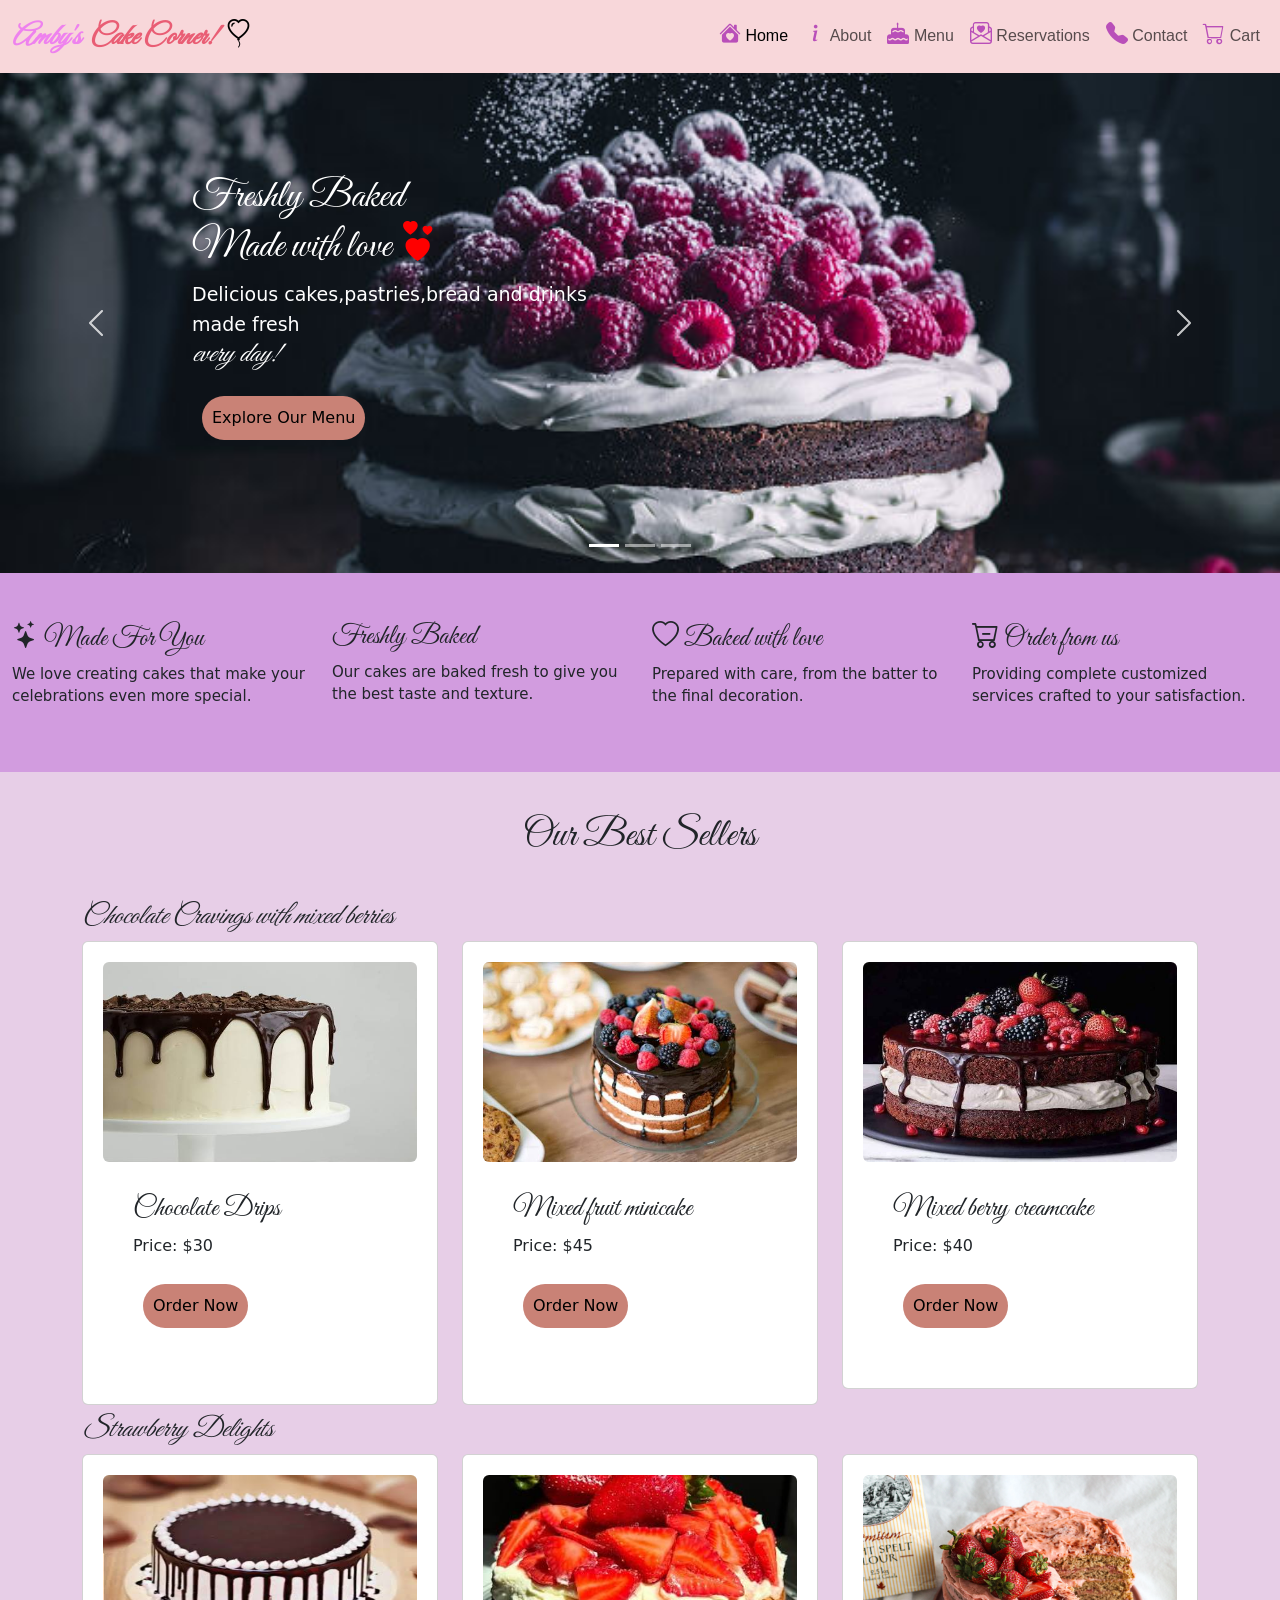
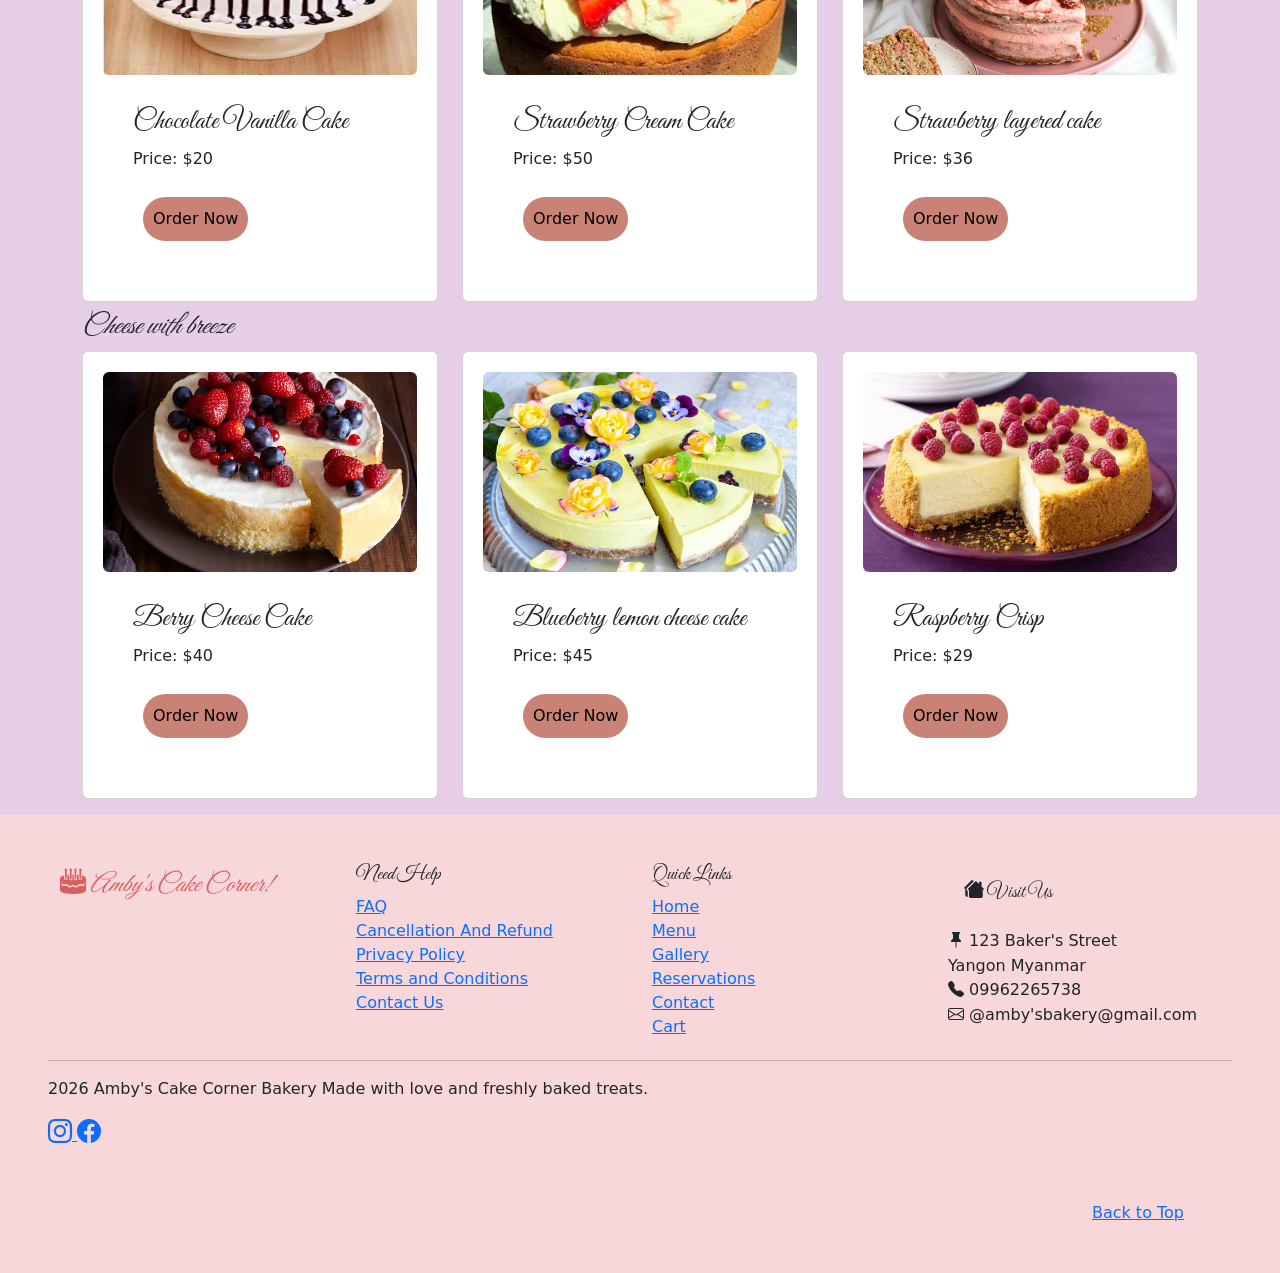
<file: index.html>
<!DOCTYPE html>
<html lang="en">

<head>
    <meta charset="UTF-8">
    <meta name="viewport" content="width=device-width, initial-scale=1.0">
    <title>RI project</title>
    <link rel="stylesheet" href="https://cdn.jsdelivr.net/npm/bootstrap@5.3.8/dist/css/bootstrap.min.css">
    <link rel="stylesheet" href="https://cdn.jsdelivr.net/npm/bootstrap-icons@1.13.1/font/bootstrap-icons.min.css">
    <link rel="stylesheet" href="style.css">
    <link href="https://fonts.googleapis.com/css2?family=Great+Vibes&display=swap" rel="stylesheet">

</head>


<body>
    <!-- navbar -->

    <nav class="navbar navbar-expand-lg bg-danger-subtle ">
        <div class="container-fluid ">
            <a class="navbar-brand" href="#"> <span class="amby"><i>Amby's</i></span> <span class="cake"><i>Cake
                        Corner!</i></span> <i class="bi bi-balloon-heart"></i> </a>
            <button class="navbar-toggler" type="button" data-bs-toggle="collapse"
                data-bs-target="#navbarSupportedContent" aria-controls="navbarSupportedContent" aria-expanded="false"
                aria-label="Toggle navigation">
                <span class="navbar-toggler-icon"></span>
            </button>
            <div class="collapse navbar-collapse" id="navbarSupportedContent">
                <ul class="navbar-nav ms-auto mb-2 mb-lg-0">
                    <li class="nav-item">
                        <a class="nav-link active" aria-current="page" href="index.html"><i
                                class="bi bi-house-heart-fill icons"></i></i> Home</a>
                    </li>

                    <li class="nav-item">
                        <a class="nav-link" href="riabout us.html"><i class="bi bi-info-lg icons"></i></i> About</a>
                    </li>

                    <li class="nav-item">
                        <a class="nav-link" href="rimenu.html"><i class="bi bi-cake-fill icons"></i> Menu</a>
                    </li>

                    <li class="nav-item">
                        <a class="nav-link" href="rireserve.html" data-bs-toggle="modal"
                            data-bs-target="#reservationModal"><i class="bi bi-envelope-paper-heart icons"></i>
                            Reservations</a>
                    </li>

                    <li class="nav-item">
                        <a class="nav-link " href="ricontact.html"><i class="bi bi-telephone-fill icons"></i>
                            Contact</a>
                    </li>
                    <li class="nav-item">
                        <a class="nav-link" href="ricart.html"><i class="bi bi-cart icons"></i> Cart</a>
                    </li>





                </ul>

            </div>
        </div>
    </nav>

    <!-- navbar -->

    <!-- slide -->


    <div id="carouselExampleCaptions" class="carousel slide">

        <div id="carouselExampleAutoplaying" class="carousel slide" data-bs-ride="carousel">


            <div class="carousel-indicators">
                <button type="button" data-bs-target="#carouselExampleCaptions" data-bs-slide-to="0" class="active"
                    aria-current="true" aria-label="Slide 1"></button>
                <button type="button" data-bs-target="#carouselExampleCaptions" data-bs-slide-to="1"
                    aria-label="Slide 2"></button>
                <button type="button" data-bs-target="#carouselExampleCaptions" data-bs-slide-to="2"
                    aria-label="Slide 3"></button>
            </div>
            <div class="carousel-inner">
                <div class="carousel-item active">
                    <img src="./National-Cake-Day-World-Food-Photography-Awards-32-Pics-672350653c02a__700.jpg"
                        class="d-block w-100 object-fit-cover" alt="...">

                    <div class="carousel-caption d-none d-md-block text-start">
                        <h5>Freshly Baked <br>Made with love <i class="bi bi-hearts" style="color: red;"></i></h5>
                        <p>Delicious cakes,pastries,bread and drinks <br> made fresh <br><i class="fs-3">every day!</i>
                        </p>
                        <a href=""><button class="orderButtons">Explore Our Menu</button></a>
                    </div>
                </div>
                <div class="carousel-item">
                    <img src="./cheese hero.jpg" class="d-block w-100 object-fit-cover" alt="...">
                    <div class="carousel-caption d-none d-md-block text-start text-dark ">
                        <h5>Exceptional <br> Services</h5>
                        <p>We're just one call away to <br>make your occassions even more special.</p>
                        <a href=""><button class="orderButtons">Order Now</button></a>
                    </div>
                </div>
                <div class="carousel-item">
                    <img src="./colorful-birthday-joy-stockcake.jpg" class="d-block w-100 object-fit-cover " alt="...">
                    <div class="carousel-caption d-none d-md-block text-start text-dark">
                        <h5>Unique taste and <br> designs</h5>
                        <p>Anniversaries? <br>Birthdays?<br> We've got your back!</p>
                        <a href=""><button class="orderButtons">Book a table</button></a>
                    </div>
                </div>
            </div>



        </div>

        <button class="carousel-control-prev" type="button" data-bs-target="#carouselExampleAutoplaying"
            data-bs-slide="prev">
            <span class="carousel-control-prev-icon" aria-hidden="true"></span>
            <span class="visually-hidden">Previous</span>
        </button>
        <button class="carousel-control-next" type="button" data-bs-target="#carouselExampleAutoplaying"
            data-bs-slide="next">
            <span class="carousel-control-next-icon" aria-hidden="true"></span>
            <span class="visually-hidden">Next</span>
        </button>


        <button class="carousel-control-prev" type="button" data-bs-target="#carouselExampleCaptions"
            data-bs-slide="prev">
            <span class="carousel-control-prev-icon" aria-hidden="true"></span>
            <span class="visually-hidden">Previous</span>
        </button>
        <button class="carousel-control-next" type="button" data-bs-target="#carouselExampleCaptions"
            data-bs-slide="next">
            <span class="carousel-control-next-icon" aria-hidden="true"></span>
            <span class="visually-hidden">Next</span>
        </button>



    </div>


    <!-- slide -->

    <!-- banner -->

    <section class="mt-0 pt-0">
        <div class="container-fluid  mt-0 mb-4 py-5 banner">
            <div class="row bannerrow">
                <div class="col-lg-3">
                    <h5> <i class="bi bi-stars"></i> Made For You</h5>
                    <p>We love creating cakes that make your celebrations even more special.</p>
                </div>
                <div class="col-lg-3">
                    <h5> <i class="bi bi-leaf"></i> Freshly Baked</h5>
                    <p>Our cakes are baked fresh to give you the best taste and texture.</p>
                </div>
                <div class="col-lg-3">
                    <h5> <i class="bi bi-heart"></i> Baked with love</h5>
                    <p>Prepared with care, from the batter to the final decoration.</p>
                </div>
                <div class="col-lg-3">
                    <h5> <i class="bi bi-cart-dash"></i> Order from us</h5>
                    <p>Providing complete customized services crafted to your satisfaction.</p>
                </div>
            </div>
        </div>
    </section>

    <!-- banner -->




    <!-- home page -->
    <section>

        <div class="container">
            <div class="row">

                <h1 class="p-3 mb-4 text-center">Our Best Sellers</h1>

                <h3><i>Chocolate
                        Cravings with mixed berries</i></h3>
                <div class="col-lg-4">
                    <div class="card">
                        <img src="./favorite session.jfif" class="rounded" alt="">
                        <div class="cardtext">
                            <h3>Chocolate Drips</h3>
                            <p>Price: $30
                            <p>
                                <a href="#" class="add-to-cart"><button class="orderButtons" data-name="Chocolate Drips"
                                        data-price="30">Order Now</button> </a>
                        </div>
                    </div>
                </div>
                <div class="col-lg-4">
                    <div class="card">
                        <img src="./fa.jfif" class="rounded" alt="">
                        <div class="cardtext">
                            <h3>Mixed fruit minicake</h3>

                            <p>Price: $45
                            <p>
                                <a href="" class="add-to-cart"><button class="orderButtons"
                                        data-name="Mixed fruit minicake" data-price="45">Order Now</button> </a>
                        </div>
                    </div>
                </div>
                <div class="col-lg-4">
                    <div class="card">
                        <img src="./fav.jfif" class="rounded" alt="">
                        <div class="cardtext">
                            <h3>Mixed berry creamcake</h3>

                            <p>Price: $40</p>
                            <a href="" class="add-to-cart"><button class="orderButtons"
                                    data-name="Mixed berry creamcake" data-price="40">Order Now</button> </a>
                        </div>
                    </div>
                </div>
            </div>

            <div class="row">
                <h3 class=" my-2">
                    <i>Strawberry Delights</i>
                </h3>
                <div class="col-lg-4">
                    <div class="card">
                        <img src="./images (1).jfif" class="rounded" alt="">
                        <div class="cardtext">
                            <h3>Chocolate Vanilla Cake</h3>

                            <p>Price: $20</p>
                            <a href="" class="add-to-cart"><button class="orderButtons"
                                    data-name="Chocolate Vanilla cake" data-price="20">Order Now</button> </a>
                        </div>
                    </div>
                </div>
                <div class="col-lg-4">
                    <div class="card">
                        <img src="./images (2).jfif" class="rounded object-fit-cover" alt="">
                        <div class="cardtext">
                            <h3>Strawberry Cream Cake</h3>

                            <p>Price: $50</p>
                            <a href="" class="add-to-cart"><button class="orderButtons"
                                    data-name="Strawberry Cream Cake" data-price="50">Order Now</button> </a>
                        </div>
                    </div>
                </div>
                <div class="col-lg-4">
                    <div class="card">
                        <img src="./image 3.webp" class="rounded" alt="">
                        <div class="cardtext">
                            <h3>Strawberry layered cake</h3>

                            <p>Price: $36</p>
                            <a href="" class="add-to-cart"><button class="orderButtons"
                                    data-name="Strawberry layered cake" data-price="36">Order Now</button> </a>
                        </div>
                    </div>
                </div>
            </div>

            <div class="row mb-3">
                <h3 class="my-2"><i>Cheese with breeze</i></h3>
                <div class="col-lg-4">
                    <div class="card">
                        <img src="./cheese 3.webp" class="rounded object-fit-cover" alt="">
                        <div class="cardtext">
                            <h3>Berry Cheese Cake</h3>

                            <p>Price: $40</p>
                            <a href="" class="add-to-cart"> <button class="orderButtons" data-name="Berry cheese cake"
                                    data-price="40">Order
                                    Now</button> </a>
                        </div>
                    </div>
                </div>
                <div class="col-lg-4">
                    <div class="card">
                        <img src="./cheese 2.jfif" class="rounded" alt="">
                        <div class="cardtext">
                            <h3>Blueberry lemon cheese cake</h3>

                            <p>Price: $45</p>
                            <a href="" class="add-to-cart"><button class="orderButtons"
                                    data-name="Blueberry lemon cheese cake" data-price="45">Order Now</button> </a>
                        </div>
                    </div>
                </div>
                <div class="col-lg-4">
                    <div class="card">
                        <img src="./cheese.jfif" class="rounded" alt="">
                        <div class="cardtext">
                            <h3>Raspberry Crisp</h3>

                            <p>Price: $29</p>
                            <a href="" class="add-to-cart"><button class="orderButtons" data-name="Raspberry Crisp"
                                    data-price="29">Order Now</button> </a>
                        </div>
                    </div>
                </div>
            </div>

        </div>

    </section>


    <!-- home page -->

    <script>
        let cart = JSON.parse(sessionStorage.getItem("cart")) || {}
        let addtocart = document.querySelectorAll(".add-to-cart")
        addtocart.forEach((button) => {
            button.addEventListener("click", (event) => {
                let name = event.target.dataset.name;
                let price = event.target.dataset.price;
                if (cart[name]) {
                    cart[name].quantity += 1;
                } else {
                    cart[name] = { price, quantity: 1 };
                }

                sessionStorage.setItem("cart", JSON.stringify(cart));
                alert(`${name} has been added to cart`)
            })
        });

    </script>























    <!-- footer -->
    <footer class=" p-5  bg-danger-subtle">
        <div class="container-fluid">
            <div class="row">
                <div class="col-lg-3 footerlogo"><i><i class="bi bi-cake2-fill"></i> Amby's Cake Corner!</i></div>

                <div class="col-lg-3 footerlink">
                    <h5>Need Help </h5>
                    <a href="">FAQ</a>
                    <a href="">Cancellation And Refund</a>
                    <a href="">Privacy Policy</a>
                    <a href="">Terms and Conditions</a>
                    <a href="">Contact Us</a>

                </div>

                <div class="col-lg-3 footerlink">
                    <h5>Quick Links</h5>
                    <a href="">Home</a>
                    <a href="">Menu</a>
                    <a href="">Gallery</a>
                    <a href="">Reservations</a>
                    <a href="">Contact</a>
                    <a href="">Cart</a>
                    <a href=""></a>
                </div>
                <div class="col-lg-3">
                    <h5 class="p-3"><i class="bi bi-houses-fill"></i> Visit Us</h5>
                    <address>
                        <i class="bi bi-pin-fill"></i> 123 Baker's Street <br>
                        Yangon Myanmar
                        <br>
                        <i class="bi bi-telephone-fill"></i> 09962265738
                        <br>
                        <i class="bi bi-envelope"></i> @amby'sbakery@gmail.com
                    </address>
                </div>
            </div>

        </div>

        <hr>

        <p> 2026 Amby's Cake Corner Bakery
            Made with love and freshly baked treats.
        </p>

        <a href=""> <i class="bi bi-instagram fs-4"></i> </a> <a href=""> <i class="bi bi-facebook fs-4"></i> </a>

        <div class="text-end mt-5">
            <a href="ricontact.html" class="my-4 p-5">Back to Top</a>


        </div>

    </footer>

    <!-- footer -->



    <script src="https://cdn.jsdelivr.net/npm/bootstrap@5.3.8/dist/js/bootstrap.bundle.min.js"></script>



    <!-- reservaion popup form -->
    <div class="modal fade" id="reservationModal" tabindex="-1">
        <div class="modal-dialog">
            <div class="modal-content">

                <div class="modal-header">
                    <h5 class="modal-title">Book a Table</h5>

                    <button type="button" class="btn-close" data-bs-dismiss="modal">
                    </button>
                </div>

                <div class="modal-body">

                    <form>

                        <label class="form-label">Name</label>
                        <input type="text" class="form-control mb-3">

                        <label class="form-label">Date</label>
                        <input type="date" class="form-control mb-3">

                        <label class="form-label">Time</label>
                        <input type="time" class="form-control mb-3">

                        <label class="form-label">Number of Guests</label>
                        <input type="number" class="form-control mb-3">

                        <button type="submit" class="btn btn-danger">
                            Reserve
                        </button>

                    </form>

                </div>

            </div>
        </div>
    </div>
    <!-- reservaion popup form -->


</body>

</html>
</file>
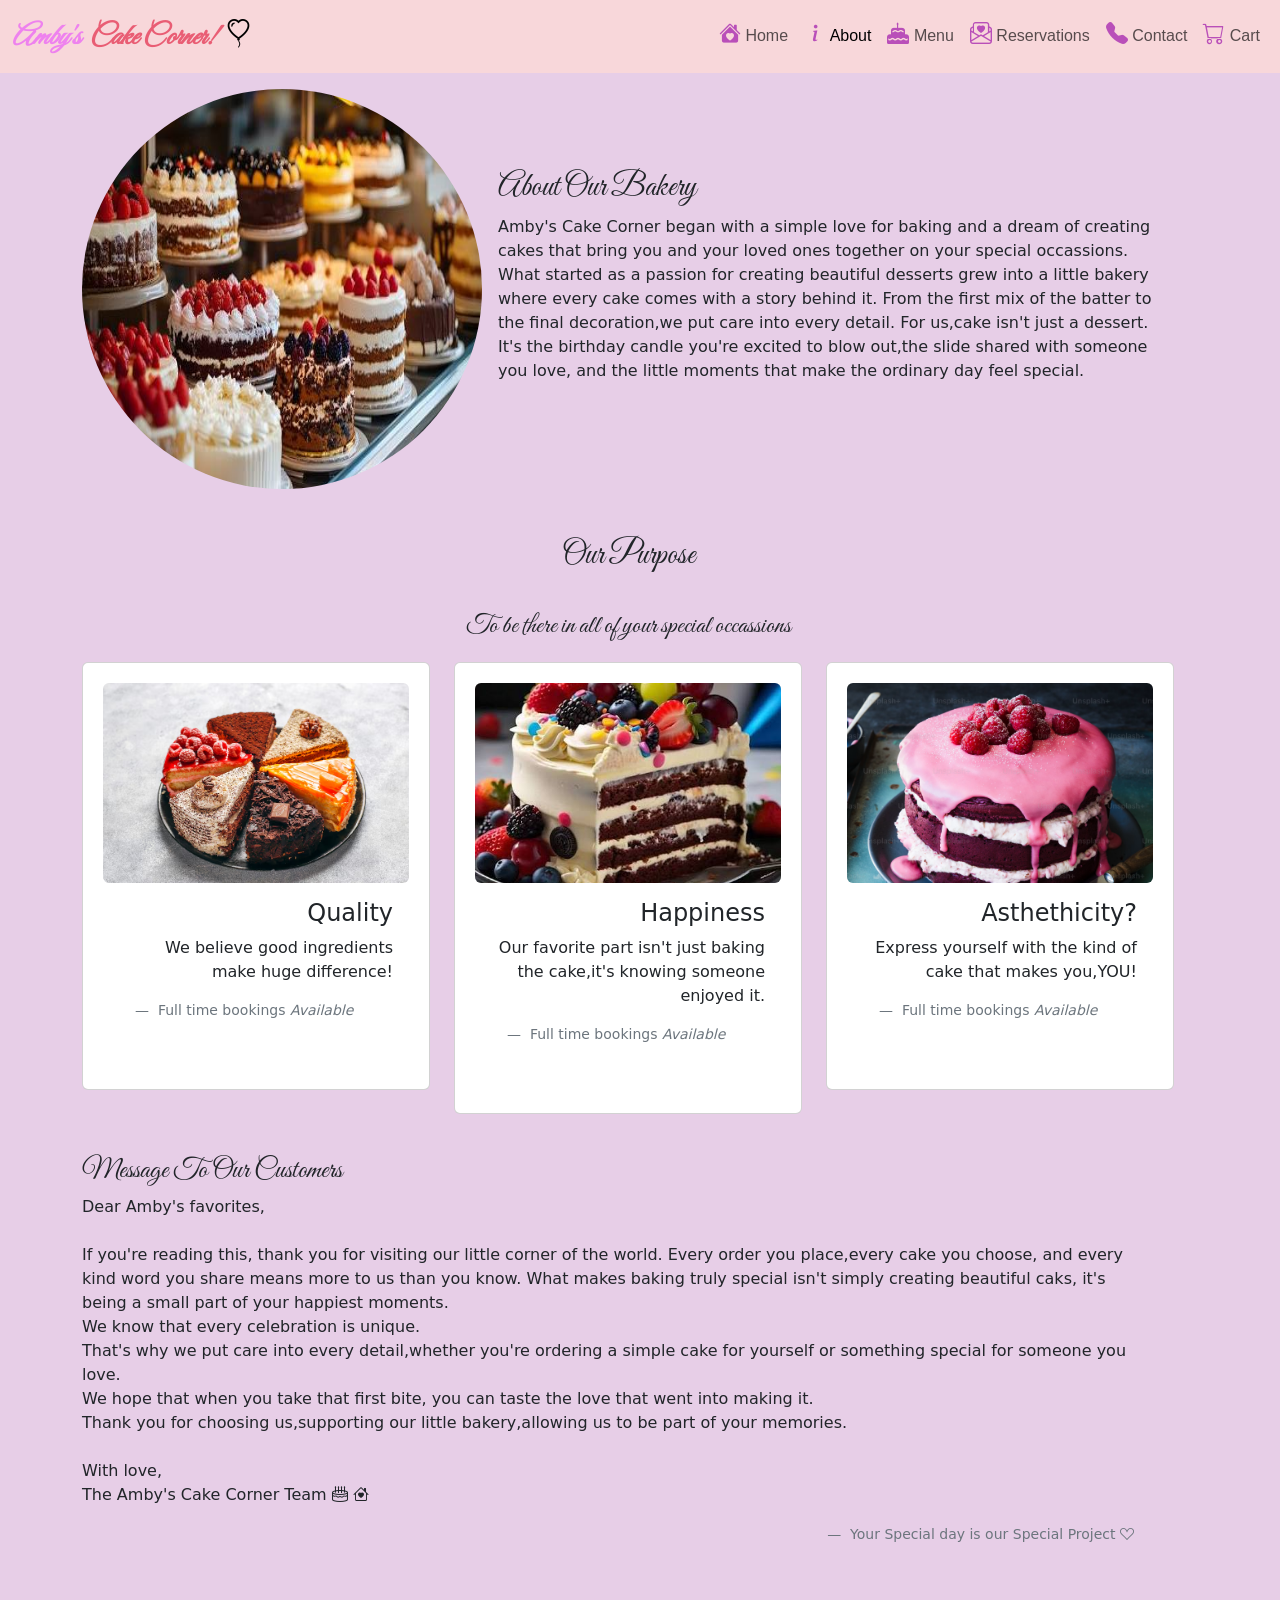
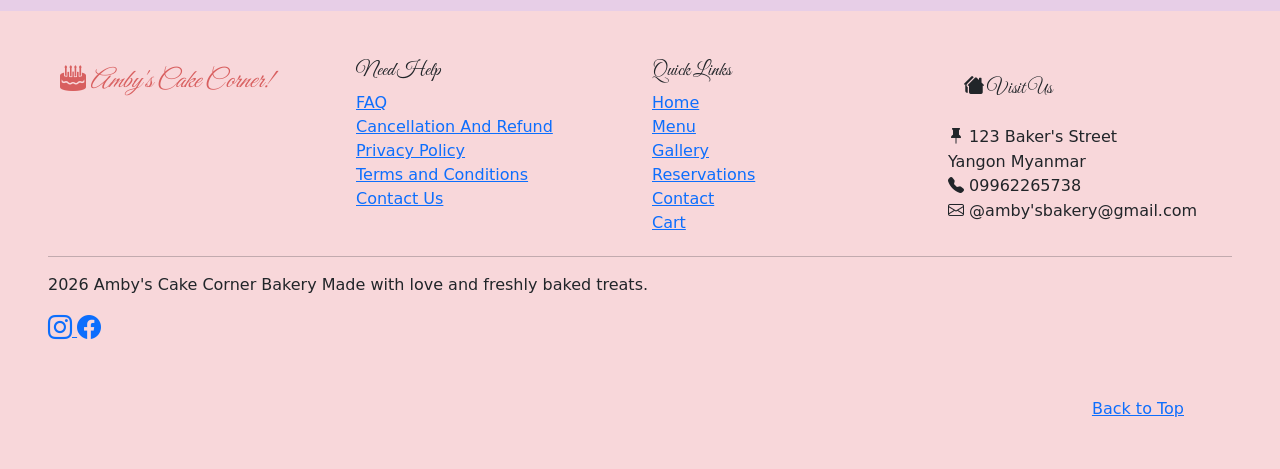
<file: riabout us.html>
<!DOCTYPE html>
<html lang="en">

<head>
    <meta charset="UTF-8">
    <meta name="viewport" content="width=device-width, initial-scale=1.0">
    <title>RI project- About</title>
    <link rel="stylesheet" href="https://cdn.jsdelivr.net/npm/bootstrap@5.3.8/dist/css/bootstrap.min.css">
    <link rel="stylesheet" href="https://cdn.jsdelivr.net/npm/bootstrap-icons@1.13.1/font/bootstrap-icons.min.css">
    <link href="https://fonts.googleapis.com/css2?family=Great+Vibes&display=swap" rel="stylesheet">

    <link rel="stylesheet" href="style.css">

</head>


<body>
    <!-- navbar -->

    <nav class="navbar navbar-expand-lg bg-danger-subtle">
        <div class="container-fluid">
            <a class="navbar-brand" href="#"> <span class="amby"><i>Amby's</i></span> <span class="cake"><i>Cake
                        Corner!</i></span> <i class="bi bi-balloon-heart"></i> </a>
            <button class="navbar-toggler" type="button" data-bs-toggle="collapse"
                data-bs-target="#navbarSupportedContent" aria-controls="navbarSupportedContent" aria-expanded="false"
                aria-label="Toggle navigation">
                <span class="navbar-toggler-icon"></span>
            </button>
            <div class="collapse navbar-collapse" id="navbarSupportedContent">
                <ul class="navbar-nav ms-auto mb-2 mb-lg-0">
                    <li class="nav-item">
                        <a class="nav-link " aria-current="page" href="index.html"><i
                                class="bi bi-house-heart-fill icons"></i> Home</a>
                    </li>

                    <li class="nav-item">
                        <a class="nav-link active" href="riabout us.html"><i class="bi bi-info-lg icons"></i></i> About</a>
                    </li>

                    <li class="nav-item">
                        <a class="nav-link" href="rimenu.html"><i class="bi bi-cake-fill icons"></i> Menu</a>
                    </li>

                    <li class="nav-item">
                        <a class="nav-link" href="rireserve.html" data-bs-toggle="modal"
                            data-bs-target="#reservationModal"><i class="bi bi-envelope-paper-heart icons"></i>
                            Reservations</a>
                    </li>

                    <li class="nav-item">
                        <a class="nav-link " href="ricontact.html"><i class="bi bi-telephone-fill icons"></i>
                            Contact</a>
                    </li>
                    <li class="nav-item">
                        <a class="nav-link" href="ricart.html"><i class="bi bi-cart icons"></i> Cart</a>
                    </li>





                </ul>

            </div>
        </div>
    </nav>

    <!-- navbar -->

    <!-- about -->
    <section>
        <div class="container">
            <div class="row">
                <div class="col-lg-4 my-3">
                    <img src="./images (4).jfif " class="rounded-circle" width="400px" height="400px" alt="">

                </div>


                <div class="col-lg-8 p-5 my-5  ">
                    <h2 p-3>About Our Bakery</h2>
                    <p>Amby's Cake Corner began with a simple love for baking and a dream of creating cakes that bring
                        you and your loved ones together on your special occassions.
                        What started as a passion for creating beautiful desserts grew into a little bakery where every
                        cake comes with a story behind it. From the first mix of the batter to the final decoration,we
                        put care into every detail.

                        For us,cake isn't just a dessert. It's the birthday candle you're excited to blow out,the slide
                        shared with someone you love, and the little moments that make the ordinary day feel special.



                    </p>
                </div>

                <div class="row my-3">
                    <h2 class="text-center p-3">Our Purpose</h2>
                    <h6 class="purposeline">To be there in all of your special occassions</h6>
                    <div class="col-lg-4">
                        <div class="card">
                            <img src="./assortment-pieces-cake_114579-85732.avif " class="rounded" alt="">
                            <div class="cardtextabout text-end m-3">
                                <h4>Quality</h4>
                                <p>We believe good ingredients make huge difference!</p>
                                <figcaption class="blockquote-footer text-start p-3">
                                    Full time bookings <cite title="Source Title">Available</cite>
                                </figcaption>
                            </div>
                        </div>
                    </div>
                    <div class="col-lg-4">
                        <div class="card">
                            <img src="./purpose.jfif" class="object-fit-cover rounded" alt="">
                            <div class="cardtextabout text-end m-3">
                                <h4>Happiness</h4>
                                <p>Our favorite part isn't just baking the cake,it's knowing someone enjoyed it.</p>
                                <figcaption class="blockquote-footer text-start p-3">
                                    Full time bookings <cite title="Source Title">Available</cite>

                                </figcaption>
                            </div>
                        </div>
                    </div>
                    <div class="col-lg-4">
                        <div class="card">
                            <img src="./premium_photo-1713447395823-2e0b40b75a89.avif" class="object-fit-cover rounded"
                                alt="">
                            <div class="cardtextabout text-end m-3">
                                <h4>Asthethicity?</h4>
                                <p>Express yourself with the kind of cake that makes
                                    you,YOU!</p>
                                <figcaption class="blockquote-footer text-start p-3">
                                    Full time bookings <cite title="Source Title">Available</cite>

                                </figcaption>
                            </div>
                        </div>
                    </div>

                    <div class="row my-3 pt-4 ">
                        <div class="col-lg-12 ">
                            <h3>Message To Our Customers</h4>
                                <p>Dear Amby's favorites,<br><br>
                                    If you're reading this, thank you for visiting our little corner of the world.
                                    Every order you place,every cake you choose, and every kind word you share means
                                    more to us than you know. What makes baking truly special isn't simply creating
                                    beautiful caks, it's being a small part of your happiest moments.
                                    <br>
                                    We know that every celebration is unique. <br>That's why we put care into every detail,whether you're ordering a simple cake for 
                                    yourself or something special for someone you love.
                                    <br>
                                    We hope that when you take that first bite, you can taste the love that went into making it.
                                    <br>Thank you for choosing us,supporting our little bakery,allowing us to be part of your memories.
                                    <br><br>
                                    With love,<br>
                                    The Amby's Cake Corner Team <i class="bi bi-cake2"></i> <i class="bi bi-house-heart"></i>
                        
    




                                </p>

                                <figcaption class="blockquote-footer text-end p-3">
                                                      Your Special day is our Special Project <i class="bi bi-suit-heart"></i>

                                </figcaption>
                        </div>
                    </div>

                </div>

            </div>
        </div>


    </section>


    <!-- about -->



    <!-- footer -->
    <footer class=" p-5  bg-danger-subtle">
        <div class="container-fluid">
            <div class="row">
                <div class="col-lg-3 footerlogo"><i><i class="bi bi-cake2-fill"></i> Amby's Cake Corner!</i></div>

                <div class="col-lg-3 footerlink">
                    <h5>Need Help </h5>
                    <a href="">FAQ</a>
                    <a href="">Cancellation And Refund</a>
                    <a href="">Privacy Policy</a>
                    <a href="">Terms and Conditions</a>
                    <a href="">Contact Us</a>

                </div>

                <div class="col-lg-3 footerlink">
                    <h5>Quick Links</h5>
                    <a href="">Home</a>
                    <a href="">Menu</a>
                    <a href="">Gallery</a>
                    <a href="">Reservations</a>
                    <a href="">Contact</a>
                    <a href="">Cart</a>
                    <a href=""></a>
                </div>
                <div class="col-lg-3">
                    <h5 class="p-3"><i class="bi bi-houses-fill"></i> Visit Us</h5>
                    <address>
                        <i class="bi bi-pin-fill"></i> 123 Baker's Street <br>
                        Yangon Myanmar
                        <br>
                        <i class="bi bi-telephone-fill"></i> 09962265738
                        <br>
                        <i class="bi bi-envelope"></i> @amby'sbakery@gmail.com
                    </address>
                </div>
            </div>

        </div>

        <hr>

        <p> 2026 Amby's Cake Corner Bakery
            Made with love and freshly baked treats.
        </p>

        <a href=""> <i class="bi bi-instagram fs-4"></i> </a> <a href=""> <i class="bi bi-facebook fs-4"></i> </a>
        <div class="text-end mt-5">
            <a href="riabout us.html" class="my-4 p-5">Back to Top</a>


        </div>

    </footer>

    <!-- footer -->



    <script src="https://cdn.jsdelivr.net/npm/bootstrap@5.3.8/dist/js/bootstrap.bundle.min.js"></script>


    <!-- reservaion popup form -->
    <div class="modal fade" id="reservationModal" tabindex="-1">
        <div class="modal-dialog">
            <div class="modal-content">

                <div class="modal-header">
                    <h5 class="modal-title">Book a Table</h5>

                    <button type="button" class="btn-close" data-bs-dismiss="modal">
                    </button>
                </div>

                <div class="modal-body">

                    <form>

                        <label class="form-label">Name</label>
                        <input type="text" class="form-control mb-3">

                        <label class="form-label">Date</label>
                        <input type="date" class="form-control mb-3">

                        <label class="form-label">Time</label>
                        <input type="time" class="form-control mb-3">

                        <label class="form-label">Number of Guests</label>
                        <input type="number" class="form-control mb-3">

                        <button type="submit" class="btn btn-danger">
                            Reserve
                        </button>

                    </form>

                </div>

            </div>
        </div>
    </div>
    <!-- reservaion popup form -->


</body>

</html>
</file>
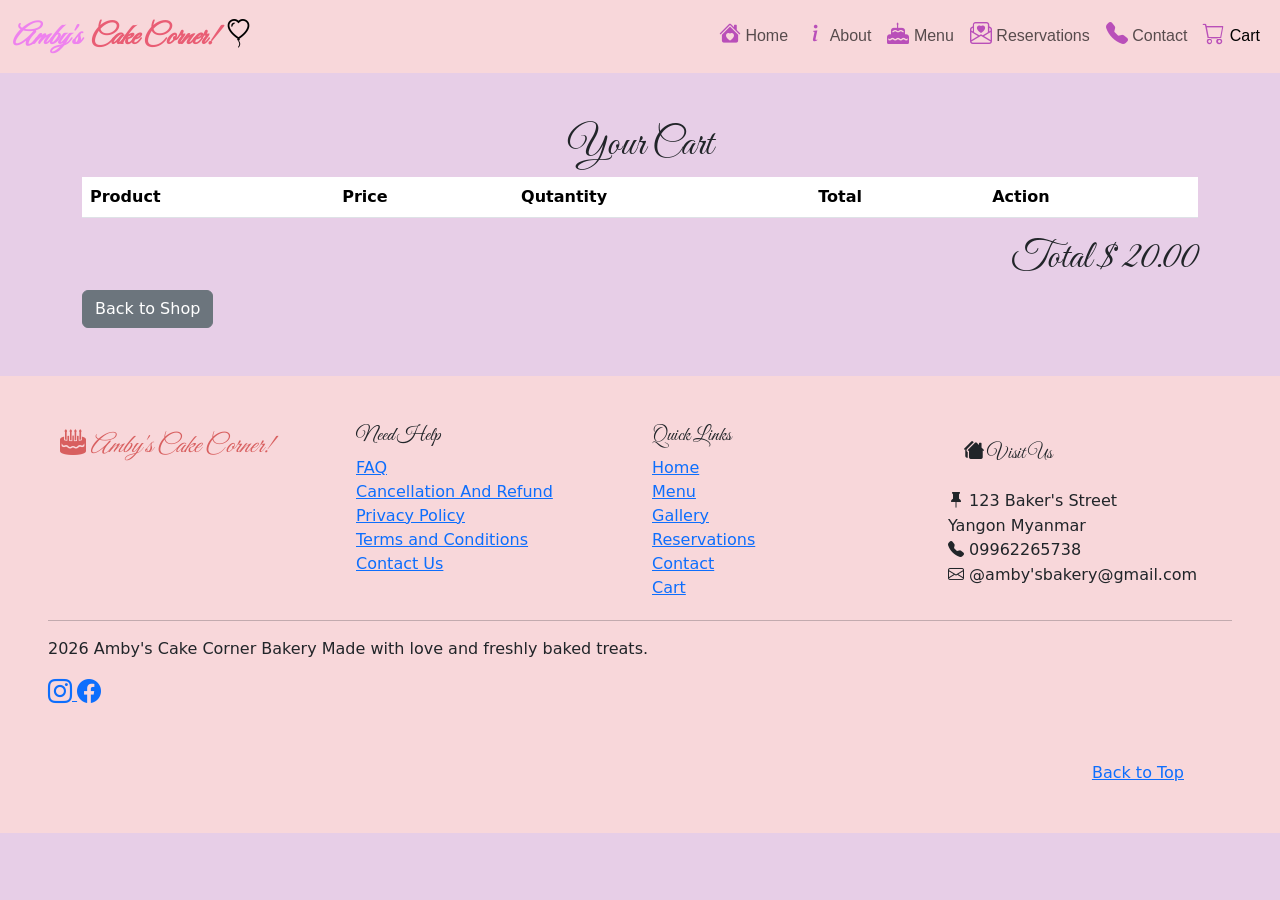
<file: ricart.html>
<!DOCTYPE html>
<html lang="en">

<head>
    <meta charset="UTF-8">
    <meta name="viewport" content="width=device-width, initial-scale=1.0">
    <title>RI project- Cart</title>
    <link rel="stylesheet" href="https://cdn.jsdelivr.net/npm/bootstrap@5.3.8/dist/css/bootstrap.min.css">
    <link rel="stylesheet" href="https://cdn.jsdelivr.net/npm/bootstrap-icons@1.13.1/font/bootstrap-icons.min.css">
    <link href="https://fonts.googleapis.com/css2?family=Great+Vibes&display=swap" rel="stylesheet">

    <link rel="stylesheet" href="style.css">

</head>


<body>
    <!-- navbar -->

    <nav class="navbar navbar-expand-lg bg-danger-subtle">
        <div class="container-fluid">
            <a class="navbar-brand" href="#"> <span class="amby"><i>Amby's</i></span> <span class="cake"><i>Cake
                        Corner!</i></span> <i class="bi bi-balloon-heart"></i> </a>
            <button class="navbar-toggler" type="button" data-bs-toggle="collapse"
                data-bs-target="#navbarSupportedContent" aria-controls="navbarSupportedContent" aria-expanded="false"
                aria-label="Toggle navigation">
                <span class="navbar-toggler-icon"></span>
            </button>
            <div class="collapse navbar-collapse" id="navbarSupportedContent">
                <ul class="navbar-nav ms-auto mb-2 mb-lg-0">
                    <li class="nav-item">
                        <a class="nav-link " aria-current="page" href="index.html"><i
                                class="bi bi-house-heart-fill icons"></i> Home</a>
                    </li>

                    <li class="nav-item">
                        <a class="nav-link" href="riabout us.html"><i class="bi bi-info-lg icons"></i></i> About</a>
                    </li>

                    <li class="nav-item">
                        <a class="nav-link" href="rimenu.html"><i class="bi bi-cake-fill icons"></i> Menu</a>
                    </li>

                    <li class="nav-item">
                        <a class="nav-link" href="rireserve.html" data-bs-toggle="modal"
                            data-bs-target="#reservationModal"><i class="bi bi-envelope-paper-heart icons"></i>
                            Reservations</a>
                    </li>

                    <li class="nav-item">
                        <a class="nav-link " href="ricontact.html"><i class="bi bi-telephone-fill icons"></i>
                            Contact</a>
                    </li>
                    <li class="nav-item">
                        <a class="nav-link active" href="ricart.html"><i class="bi bi-cart icons"></i> Cart</a>
                    </li>





                </ul>

            </div>
        </div>
    </nav>


    <!-- navbar -->



    <!-- Cart -->


    

   <div class="container my-5">
        <h1 class="text-center">Your Cart</h1>
        <table class="table">
            <tr>
                <th>Product</th>
                <th>Price</th>
                <th>Qutantity</th>
                <th>Total</th>
                <th>Action</th>
            </tr>
            <tbody id="cart-body">

            </tbody>

        </table>
        <h1 class="text-end">Total $ <span id="total">20.00</span></h1>
        <a href="index.html" class="btn btn-secondary">Back to Shop</a>
    </div>

        <!-- 
            <div class="col-md-4 mb-4 ">
                <div class="sumcard fw-bold ">
                    <h2 class="my-5 fw-4 ">Cart Summary</h2>

                    <div>





                        <h1 class="text-end">Total $ <span id="total">20.00</span></h1>
                        <!-- <p id="total"></p> -->

        <!-- <div class="text-center">
                            <button class="orderButtons">Place Order <i class="bi bi-bag-check-fill"></i> </button>
                        </div>
                    </div>
                </div>
            </div> -->





    </div>


    <script>
        let cartbody = document.getElementById("cart-body")
        let total = document.getElementById("total")
        let cart = JSON.parse(sessionStorage.getItem("cart")) || {}
        let carttotal = 0


        for (const [name, details] of Object.entries(cart)) {
            let itemtotal = details.price * details.quantity;
            carttotal += itemtotal;

            let row = document.createElement("tr")
            row.innerHTML = `
         <td> ${name} </td>
          <td> ${details.price}  </td>
           <td> ${details.quantity} </td>
            <td> ${itemtotal} </td>
             <td><button class="btn btn-danger remove-btn" data-name="${name}">Remove</button> 
                 </td>

                 `
            cartbody.appendChild(row);

            let removebtn = document.querySelectorAll(".remove-btn")
            removebtn.forEach((button) => {
                button.addEventListener("click", (event) => {
                    let name = event.target.dataset.name;
                    delete cart[name];
                    sessionStorage.setItem("cart", JSON.stringify(cart))
                    location.reload();

                })
            });

            total.textContent = carttotal;

        }

    </script>












    <!-- footer -->
    <footer class=" p-5  bg-danger-subtle">
        <div class="container-fluid">
            <div class="row">
                <div class="col-lg-3 footerlogo"><i><i class="bi bi-cake2-fill"></i> Amby's Cake Corner!</i>
                </div>

                <div class="col-lg-3 footerlink">
                    <h5>Need Help </h5>
                    <a href="">FAQ</a>
                    <a href="">Cancellation And Refund</a>
                    <a href="">Privacy Policy</a>
                    <a href="">Terms and Conditions</a>
                    <a href="">Contact Us</a>

                </div>

                <div class="col-lg-3 footerlink">
                    <h5>Quick Links</h5>
                    <a href="">Home</a>
                    <a href="">Menu</a>
                    <a href="">Gallery</a>
                    <a href="">Reservations</a>
                    <a href="">Contact</a>
                    <a href="">Cart</a>
                    <a href=""></a>
                </div>
                <div class="col-lg-3">
                    <h5 class="p-3"><i class="bi bi-houses-fill"></i> Visit Us</h5>
                    <address>
                        <i class="bi bi-pin-fill"></i> 123 Baker's Street <br>
                        Yangon Myanmar
                        <br>
                        <i class="bi bi-telephone-fill"></i> 09962265738
                        <br>
                        <i class="bi bi-envelope"></i> @amby'sbakery@gmail.com
                    </address>
                </div>
            </div>

        </div>

        <hr>

        <p> 2026 Amby's Cake Corner Bakery
            Made with love and freshly baked treats.
        </p>

        <a href=""> <i class="bi bi-instagram fs-4"></i> </a> <a href=""> <i class="bi bi-facebook fs-4"></i>
        </a>

        <div class="text-end mt-5">
            <a href="ricart.html" class="my-4 p-5">Back to Top</a>


        </div>

    </footer>

    <!-- footer -->



    <script src="https://cdn.jsdelivr.net/npm/bootstrap@5.3.8/dist/js/bootstrap.bundle.min.js"></script>


    <!-- reservaion popup form -->
    <div class="modal fade" id="reservationModal" tabindex="-1">
        <div class="modal-dialog">
            <div class="modal-content reservaion">

                <div class="modal-header">
                    <h5 class="modal-title">Book a Table</h5>

                    <button type="button" class="btn-close" data-bs-dismiss="modal">
                    </button>
                </div>

                <div class="modal-body">

                    <form>

                        <label class="form-label">Name</label>
                        <input type="text" class="form-control mb-3">

                        <label class="form-label">Date</label>
                        <input type="date" class="form-control mb-3">

                        <label class="form-label">Time</label>
                        <input type="time" class="form-control mb-3">

                        <label class="form-label">Number of Guests</label>
                        <input type="number" class="form-control mb-3">

                        <button type="submit" class="btn btn-danger">
                            Reserve
                        </button>

                    </form>

                </div>

            </div>
        </div>
    </div>
    <!-- reservaion popup form -->


</body>

</html>
</file>
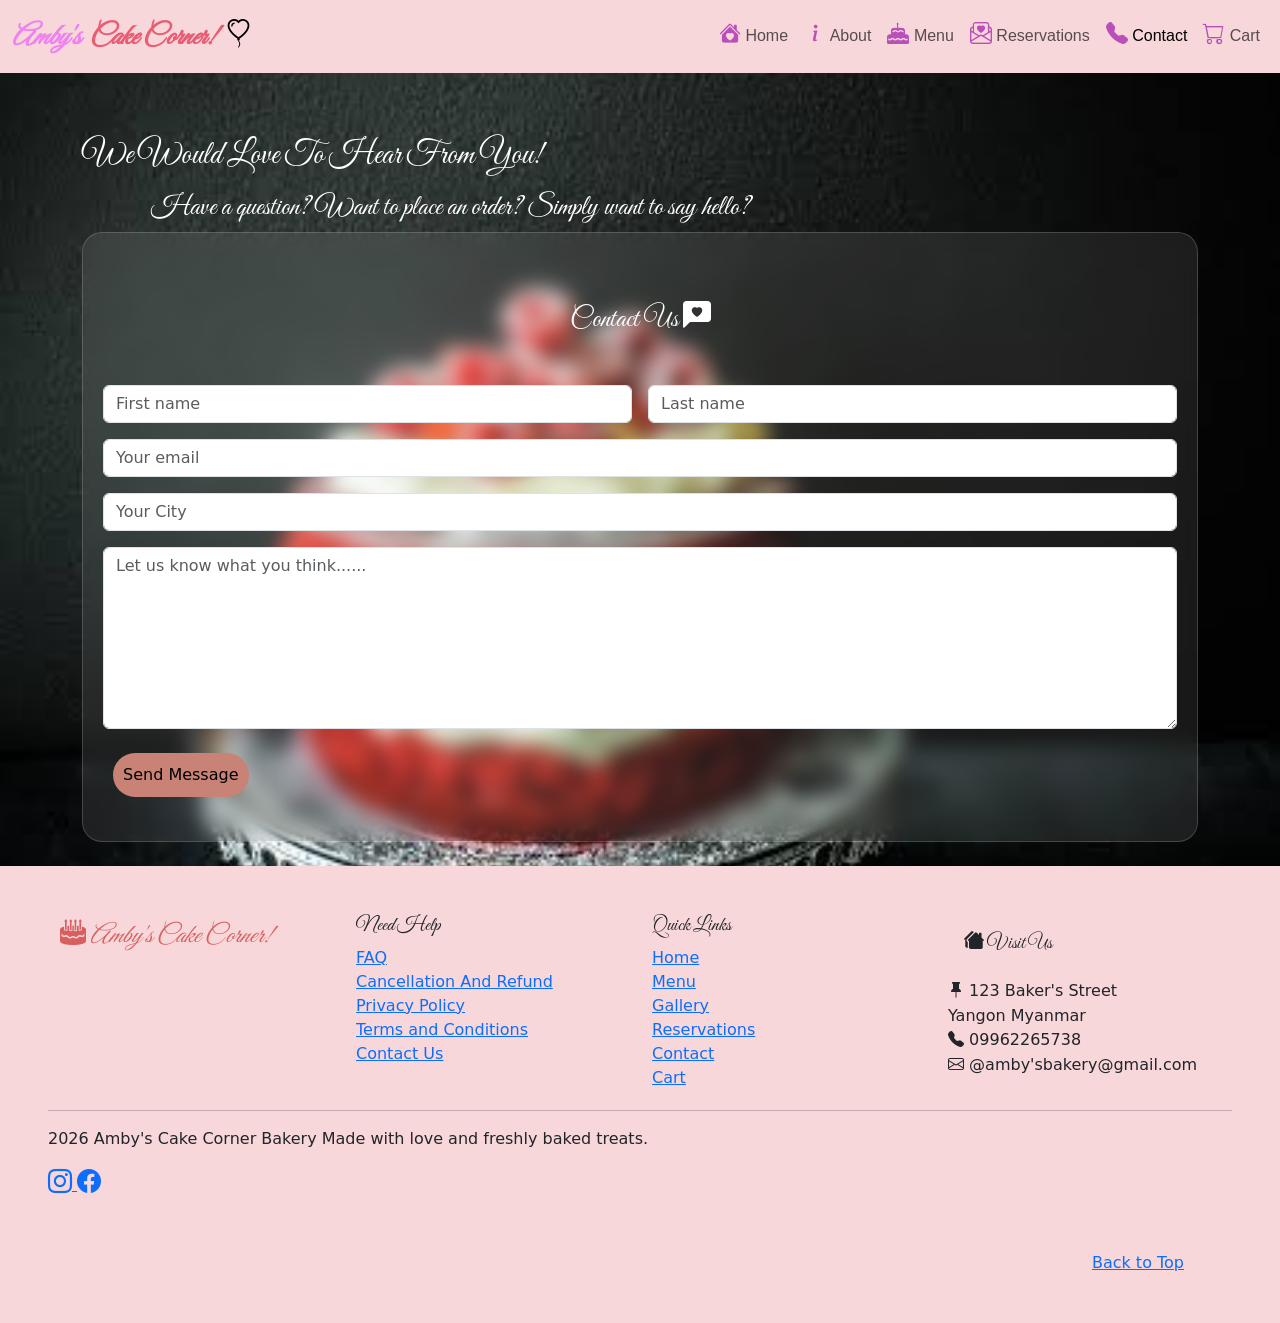
<file: ricontact.html>
<!DOCTYPE html>
<html lang="en">

<head>
    <meta charset="UTF-8">
    <meta name="viewport" content="width=device-width, initial-scale=1.0">
    <title>RI project</title>
    <link rel="stylesheet" href="https://cdn.jsdelivr.net/npm/bootstrap@5.3.8/dist/css/bootstrap.min.css">
    <link rel="stylesheet" href="https://cdn.jsdelivr.net/npm/bootstrap-icons@1.13.1/font/bootstrap-icons.min.css">
    <link rel="stylesheet" href="style.css">
    <link href="https://fonts.googleapis.com/css2?family=Great+Vibes&display=swap" rel="stylesheet">

</head>


<body class="contact-body">
    <!-- navbar -->

    <nav class="navbar navbar-expand-lg bg-danger-subtle">
        <div class="container-fluid">
            <a class="navbar-brand" href="#"> <span class="amby"><i>Amby's</i></span> <span class="cake"><i>Cake
                        Corner!</i></span> <i class="bi bi-balloon-heart"></i> </a>
            <button class="navbar-toggler" type="button" data-bs-toggle="collapse"
                data-bs-target="#navbarSupportedContent" aria-controls="navbarSupportedContent" aria-expanded="false"
                aria-label="Toggle navigation">
                <span class="navbar-toggler-icon"></span>
            </button>
            <div class="collapse navbar-collapse" id="navbarSupportedContent">
                <ul class="navbar-nav ms-auto mb-2 mb-lg-0">
                    <li class="nav-item">
                        <a class="nav-link " aria-current="page" href="index.html"><i
                                class="bi bi-house-heart-fill icons"></i></i> Home</a>
                    </li>

                    <li class="nav-item">
                        <a class="nav-link" href="riabout us.html"><i class="bi bi-info-lg icons"></i></i> About</a>
                    </li>

                    <li class="nav-item">
                        <a class="nav-link" href="rimenu.html"><i class="bi bi-cake-fill icons"></i> Menu</a>
                    </li>

                    <li class="nav-item">
                        <a class="nav-link" href="rireserve.html" data-bs-toggle="modal"
                            data-bs-target="#reservationModal"><i class="bi bi-envelope-paper-heart icons"></i>
                            Reservations</a>
                    </li>

                    <li class="nav-item">
                        <a class="nav-link active" href="ricontact.html"><i class="bi bi-telephone-fill icons"></i>
                            Contact</a>
                    </li>
                    <li class="nav-item">
                        <a class="nav-link" href="ricart.html"><i class="bi bi-cart icons"></i> Cart</a>
                    </li>





                </ul>

            </div>
        </div>
    </nav>

    <!-- navbar -->

    <!-- contact -->

    <div class="container">
        <div class="row ">
            <div class="col-lg-8 mt-5 text-white">
                <h2 class="my-3">We Would Love To Hear From You!</h2>
                <h3 class="text-center">Have a question? Want to place an order? Simply want to say hello?</h3>


            </div>
            <div class="container">
                <div class="cartcards mb-4">
                    <h5 class="my-5 fs-3 text-center text-white">Contact Us <i class="bi bi-chat-left-heart-fill"></i> </h5>


                    <div class="row g-3">
                        <div class="col md-6">
                            <input type="text" class="form-control" placeholder="First name" aria-label="First name">
                        </div>
                        <div class="col">
                            <input type="text" class="form-control" placeholder="Last name" aria-label="Last name">
                        </div>
                        <div>
                            <input type="email" class="form-control" placeholder="Your email" id="inputEmail4">
                        </div>

                        <div>
                            <input type="text" class="form-control" placeholder="Your City" id="inputCity">
                        </div>
                        <div>
                            <textarea name="" class="form-control" placeholder="Let us know what you think......"
                                rows="7" id=""></textarea>
                        </div>
                    </div>
                    <input type="submit" class="orderButtons my-4" value="Send Message">

                </div>
            </div>





        </div>

    </div>
    </div>

    <!-- contact -->


    <!-- footer -->
    <footer class=" p-5  bg-danger-subtle">
        <div class="container-fluid">
            <div class="row">
                <div class="col-lg-3 footerlogo"><i><i class="bi bi-cake2-fill"></i> Amby's Cake Corner!</i></div>

                <div class="col-lg-3 footerlink">
                    <h5>Need Help </h5>
                    <a href="">FAQ</a>
                    <a href="">Cancellation And Refund</a>
                    <a href="">Privacy Policy</a>
                    <a href="">Terms and Conditions</a>
                    <a href="">Contact Us</a>

                </div>

                <div class="col-lg-3 footerlink">
                    <h5>Quick Links</h5>
                    <a href="">Home</a>
                    <a href="">Menu</a>
                    <a href="">Gallery</a>
                    <a href="">Reservations</a>
                    <a href="">Contact</a>
                    <a href="">Cart</a>
                    <a href=""></a>
                </div>
                <div class="col-lg-3">
                    <h5 class="p-3"><i class="bi bi-houses-fill"></i> Visit Us</h5>
                    <address>
                        <i class="bi bi-pin-fill"></i> 123 Baker's Street <br>
                        Yangon Myanmar
                        <br>
                        <i class="bi bi-telephone-fill"></i> 09962265738
                        <br>
                        <i class="bi bi-envelope"></i> @amby'sbakery@gmail.com
                    </address>
                </div>
            </div>

        </div>

        <hr>

        <p> 2026 Amby's Cake Corner Bakery
            Made with love and freshly baked treats.
        </p>

        <a href=""> <i class="bi bi-instagram fs-4"></i> </a> <a href=""> <i class="bi bi-facebook fs-4"></i> </a>

        <div class="text-end mt-5">
            <a href="ricontact.html" class="my-4 p-5">Back to Top</a>


        </div>

    </footer>

    <!-- footer -->



    <script src="https://cdn.jsdelivr.net/npm/bootstrap@5.3.8/dist/js/bootstrap.bundle.min.js"></script>


    <!-- reservaion popup form -->
    <div class="modal fade" id="reservationModal" tabindex="-1">
        <div class="modal-dialog">
            <div class="modal-content">

                <div class="modal-header">
                    <h5 class="modal-title">Book a Table</h5>

                    <button type="button" class="btn-close" data-bs-dismiss="modal">
                    </button>
                </div>

                <div class="modal-body">

                    <form>

                        <label class="form-label">Name</label>
                        <input type="text" class="form-control mb-3">

                        <label class="form-label">Date</label>
                        <input type="date" class="form-control mb-3">

                        <label class="form-label">Time</label>
                        <input type="time" class="form-control mb-3">

                        <label class="form-label">Number of Guests</label>
                        <input type="number" class="form-control mb-3">

                        <button type="submit" class="btn btn-danger">
                            Reserve
                        </button>

                    </form>

                </div>

            </div>
        </div>
    </div>
    <!-- reservaion popup form -->


</body>

</html>
</file>
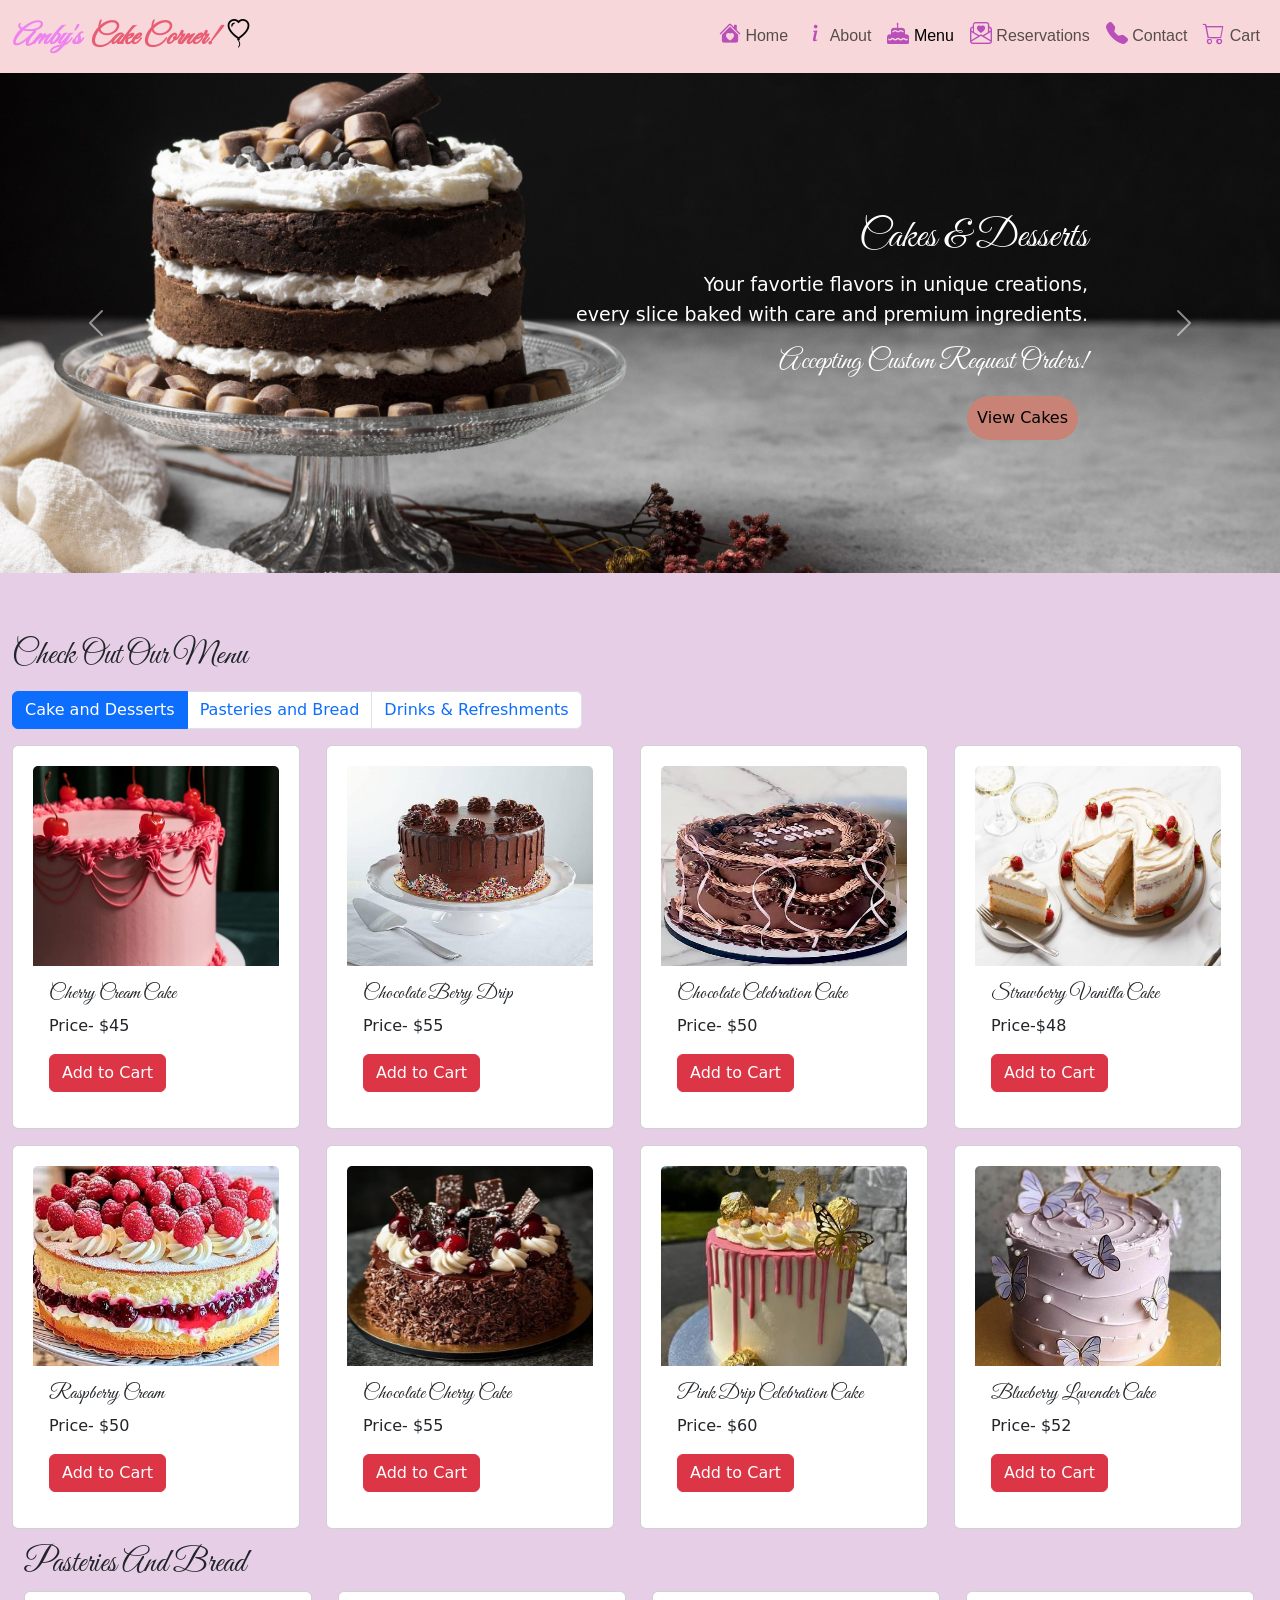
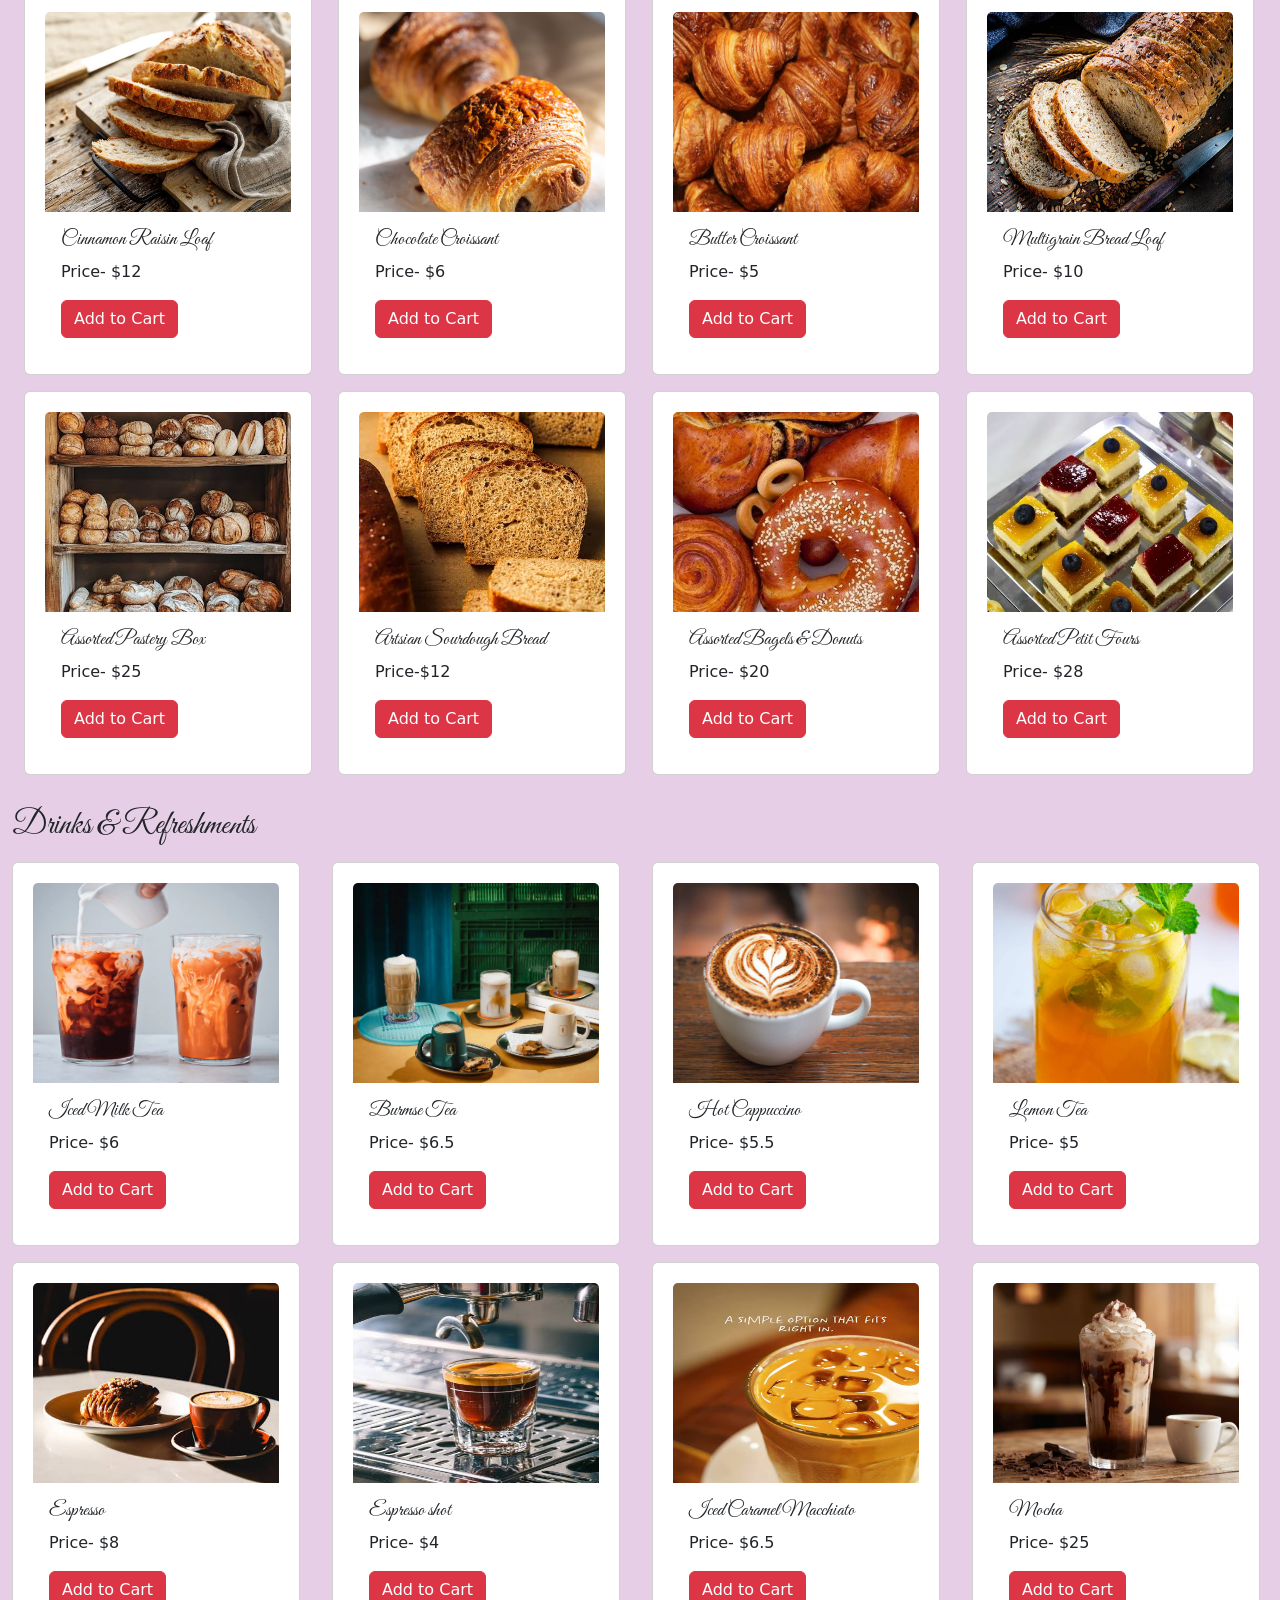
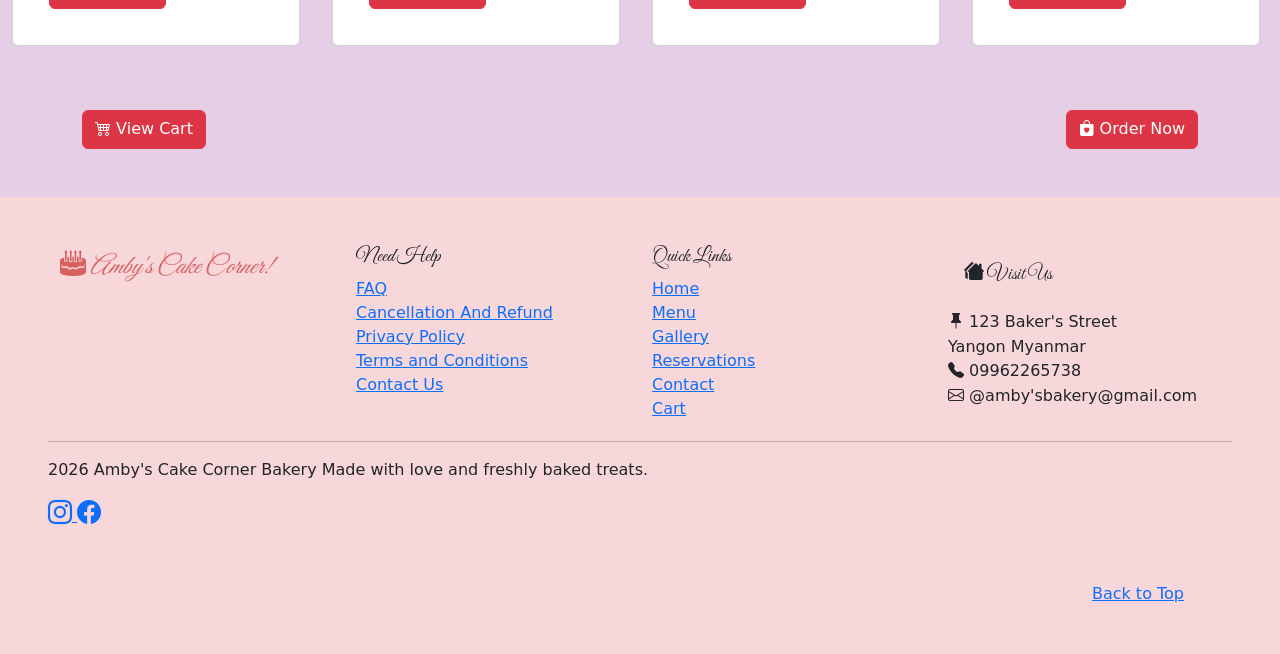
<file: rimenu.html>
<!DOCTYPE html>
<html lang="en">

<head>
    <meta charset="UTF-8">
    <meta name="viewport" content="width=device-width, initial-scale=1.0">
    <title>RI project</title>
    <link rel="stylesheet" href="https://cdn.jsdelivr.net/npm/bootstrap@5.3.8/dist/css/bootstrap.min.css">
    <link rel="stylesheet" href="https://cdn.jsdelivr.net/npm/bootstrap-icons@1.13.1/font/bootstrap-icons.min.css">
    <link rel="stylesheet" href="style.css">
    <link href="https://fonts.googleapis.com/css2?family=Great+Vibes&display=swap" rel="stylesheet">

</head>


<body>
    <!-- navbar -->

    <nav class="navbar navbar-expand-lg bg-danger-subtle">
        <div class="container-fluid">
            <a class="navbar-brand" href="#"> <span class="amby"><i>Amby's</i></span> <span class="cake"><i>Cake
                        Corner!</i></span> <i class="bi bi-balloon-heart"></i> </a>
            <button class="navbar-toggler" type="button" data-bs-toggle="collapse"
                data-bs-target="#navbarSupportedContent" aria-controls="navbarSupportedContent" aria-expanded="false"
                aria-label="Toggle navigation">
                <span class="navbar-toggler-icon"></span>
            </button>
            <div class="collapse navbar-collapse" id="navbarSupportedContent">
                <ul class="navbar-nav ms-auto mb-2 mb-lg-0">
                    <li class="nav-item">
                        <a class="nav-link " aria-current="page" href="index.html"><i
                                class="bi bi-house-heart-fill icons"></i></i> Home</a>
                    </li>

                    <li class="nav-item">
                        <a class="nav-link" href="riabout us.html"><i class="bi bi-info-lg icons"></i></i> About</a>
                    </li>

                    <li class="nav-item">
                        <a class="nav-link active" href="rimenu.html"><i class="bi bi-cake-fill icons"></i> Menu</a>
                    </li>

                    <li class="nav-item">
                        <a class="nav-link" href="rireserve.html" data-bs-toggle="modal"
                            data-bs-target="#reservationModal"><i class="bi bi-envelope-paper-heart icons"></i>
                            Reservations</a>
                    </li>

                    <li class="nav-item">
                        <a class="nav-link " href="ricontact.html"><i class="bi bi-telephone-fill icons"></i>
                            Contact</a>
                    </li>
                    <li class="nav-item">
                        <a class="nav-link" href="ricart.html"><i class="bi bi-cart icons"></i> Cart</a>
                    </li>





                </ul>

            </div>
        </div>
    </nav>

    <!-- navbar -->

    <!-- menu -->
    <section>
        <div id="carouselExampleFade" class="carousel slide carousel-fade">
            <div class="carousel-inner">
                <div class="carousel-item active">
                    <img src="./menu carousel.jpg" class="d-block w-100 object-fit-cover" alt="...">
                    <div class="carousel-caption d-none d-md-block text-end">
                        <h1 class="text-end">Cakes & Desserts</h1>
                        <p>Your favortie flavors in unique creations,<br>
                            every slice baked with care and premium ingredients.</p>
                        <div class="text-end ">
                            <h3 class="">Accepting Custom Request Orders!</h3>
                        </div>

                        <a href="#menu1"> <button class="orderButtons">View Cakes</button></a>

                    </div>
                </div>
                <div class="carousel-item">
                    <img src="./Pasteries carousel.jpg" class="d-block w-100 object-fit-cover" alt="...">
                    <div class="carousel-caption d-none d-md-block">
                        <div class="text-start">
                            <h1>Bread and Pasteries</h1>
                            <p>Enjoy soft breads,buttery croissants,<br> and delicious pasteries <br> prepared fresh
                                daily.</p>
                            <a href="#menu2"> <button class="orderButtons">Browse Pasteries</button></a>
                        </div>

                    </div>
                </div>
                <div class="carousel-item">
                    <img src="./pouring-hot-coffee.jpg" class="d-block w-100 object-fit-cover" alt="...">
                    <div class="carousel-caption d-none d-md-block  text-start">
                        <h1>Coffee & Tea</h1>

                        <p>Pair your favorite desserts
                            with freshly brewd coffee <br> or soothing tea for a cozy cafe experience.</p>
                        <a href="#menu3"> <button class="orderButtons">Order a cup</button></a>
                    </div>
                </div>
            </div>
            <button class="carousel-control-prev" type="button" data-bs-target="#carouselExampleFade"
                data-bs-slide="prev">
                <span class="carousel-control-prev-icon" aria-hidden="true"></span>
                <span class="visually-hidden">Previous</span>
            </button>
            <button class="carousel-control-next" type="button" data-bs-target="#carouselExampleFade"
                data-bs-slide="next">
                <span class="carousel-control-next-icon" aria-hidden="true"></span>
                <span class="visually-hidden">Next</span>
            </button>
        </div>

        <!-- menubars -->

        <div class="container-fluid">
            <div class="row">
                <h2 class="my-3  pt-5">Check Out Our Menu <i class="bi bi-fork-knife "></i></h2>

                <nav aria-label="...">
                    <ul class="pagination ">

                        <li class="page-item active"><a class="page-link" href="#menu1">Cake and Desserts</a></li>
                        <li class="page-item ">
                            <a class="page-link" href="#menu2" aria-current="page">Pasteries and Bread</a>
                        </li>
                        <li class="page-item"><a class="page-link" href="#menu3">Drinks & Refreshments</a></li>

                    </ul>
                </nav>
                <div class="row">
                    <div class="col-lg-3 mb-3 " id="menu1">
                        <div class="card" style="width: 18rem;">
                            <img src="./cake menu1.webp" class="card-img-top object-fit-cover" alt="...">
                            <div class="card-body">
                                <h5 class="card-title">Cherry Cream Cake</h5>
                                <p class="card-text">Price- $45</p>


                                <a href="#" class="btn btn-danger add-to-cart" data-name="cherry cream cake"
                                    data-price="45">Add to Cart</a>
                            </div>
                        </div>
                    </div>
                    <div class="col-lg-3 mb-3">
                        <div class="card" style="width: 18rem;">
                            <img src="./cake menu 2.jfif" class="card-img-top" alt="...">
                            <div class="card-body">
                                <h5 class="card-title">Chocolate Berry Drip</h5>
                                <p class="card-text"> Price- $55</p>


                                <a href="#" class="btn btn-danger add-to-cart" data-name="chocolate berry drip"
                                    data-price="55">Add to Cart</a>
                            </div>
                        </div>
                    </div>
                    <div class="col-lg-3 mb-3">
                        <div class="card" style="width: 18rem;">
                            <img src="./cake menu 3.jfif" class="card-img-top" alt="...">
                            <div class="card-body">
                                <h5 class="card-title">Chocolate Celebration Cake</h5>
                                <p class="card-text">Price- $50</p>


                                <a href="#" class="btn btn-danger add-to-cart" data-name="chocolate celebration cake"
                                    data-price="50">Add to Cart</a>
                            </div>
                        </div>
                    </div>
                    <div class="col-lg-3 mb-3">
                        <div class="card" style="width: 18rem;">
                            <img src="./cake menu 4.jfif" class="card-img-top " alt="...">
                            <div class="card-body">
                                <h5 class="card-title">Strawberry Vanilla Cake</h5>
                                <p class="card-text">Price-$48</p>


                                <a href="#" class="btn btn-danger add-to-cart" data-name="strawberry vanilla cake"
                                    data-price="48">Add to Cart</a>
                            </div>
                        </div>
                    </div>
                </div>



                <div class="row">
                    <div class="col-lg-3 mb-3 " id="menu1">
                        <div class="card" style="width: 18rem;">
                            <img src="./cake menu 5.jfif" class="card-img-top object-fit-cover" alt="...">
                            <div class="card-body">
                                <h5 class="card-title">Raspberry Cream</h5>
                                <p class="card-text">Price- $50</p>


                                <a href="#" class="btn btn-danger add-to-cart" data-name="rasberry cream"
                                    data-price="50">Add to Cart</a>
                            </div>
                        </div>
                    </div>
                    <div class="col-lg-3 mb-3">
                        <div class="card" style="width: 18rem;">
                            <img src="./cake menu 6.jfif" class="card-img-top" alt="...">
                            <div class="card-body">
                                <h5 class="card-title">Chocolate Cherry Cake</h5>
                                <p class="card-text">Price- $55</p>


                                <a href="#" class="btn btn-danger add-to-cart" data-name="chocolate cherry cake"
                                    data-price="55">Add to Cart</a>
                            </div>
                        </div>
                    </div>
                    <div class="col-lg-3 mb-3">
                        <div class="card" style="width: 18rem;">
                            <img src="./cake menu 7.jfif" class="card-img-top object-fit-cover" alt="...">
                            <div class="card-body">
                                <h5 class="card-title">Pink Drip Celebration Cake</h5>
                                <p class="card-text">Price- $60</p>


                                <a href="#" class="btn btn-danger add-to-cart" data-name="pink drip celebration"
                                    data-price="60">Add to Cart</a>
                            </div>
                        </div>
                    </div>
                    <div class="col-lg-3 mb-3">
                        <div class="card" style="width: 18rem;">
                            <img src="./cake menu 8.jpg" class="card-img-top object-fit-cover " alt="...">
                            <div class="card-body">
                                <h5 class="card-title">Blueberry Lavender Cake</h5>
                                <p class="card-text">Price- $52</p>


                                <a href="#" class="btn btn-danger add-to-cart" data-name="blueberry lavender cake"
                                    data-price="52">Add to Cart</a>
                            </div>
                        </div>
                    </div>
                </div>



            </div>

            <div class="container-fluid">
                <div class="row">
                    <h2>Pasteries And Bread</h2>
                    <div class="col-lg-3 mb-3" id="menu2">
                        <div class="card" style="width: 18rem;">
                            <img src="./bread.jpg" class="card-img-top" alt="...">
                            <div class="card-body">
                                <h5 class="card-title">Cinnamon Raisin Loaf</h5>
                                <p class="card-text">Price- $12</p>


                                <a href="#" class="btn btn-danger add-to-cart" data-name="cinnamon rasisin loaf"
                                    data-price="12">Add to Cart</a>

                            </div>
                        </div>

                    </div>
                    <div class="col-lg-3 mb-3" id="menu2">
                        <div class="card" style="width: 18rem;">
                            <img src="./roll pasteries.avif" class="card-img-top object-fit-cover" alt="...">
                            <div class="card-body">
                                <h5 class="card-title">Chocolate Croissant</h5>
                                <p class="card-text">Price- $6</p>


                                <a href="#" class="btn btn-danger add-to-cart" data-name="chocolate croissant"
                                    data-price="6">Add to Cart</a>

                            </div>
                        </div>

                    </div>
                    <div class="col-lg-3 mb-3" id="menu2">
                        <div class="card" style="width: 18rem;">
                            <img src="./croissant.jfif" class="card-img-top" alt="...">
                            <div class="card-body">
                                <h5 class="card-title">Butter Croissant</h5>
                                <p class="card-text">Price- $5</p>


                                <a href="#" class="btn btn-danger add-to-cart" data-name="butter croissant"
                                    data-price="5">Add to Cart</a>

                            </div>
                        </div>

                    </div>
                    <div class="col-lg-3 mb-3" id="menu2">
                        <div class="card" style="width: 18rem;">
                            <img src="./brea.jfif" class="card-img-top" alt="...">
                            <div class="card-body">
                                <h5 class="card-title">Multigrain Bread Loaf</h5>
                                <p class="card-text">Price- $10</p>


                                <a href="#" class="btn btn-danger add-to-cart" data-name="multigrain bread loaf"
                                    data-price="10">Add to Cart</a>

                            </div>
                        </div>

                    </div>
                </div>


                <div class="row">
                    <div class="col-lg-3 mb-3" id="menu2">
                        <div class="card" style="width: 18rem;">
                            <img src="./beguette.jfif" class="card-img-top object-fit-cover" alt="...">
                            <div class="card-body">
                                <h5 class="card-title">Assorted Pastery Box</h5>
                                <p class="card-text">Price- $25</p>


                                <a href="#" class="btn btn-danger add-to-cart" data-name="assorted pastery box"
                                    data-price="25">Add to Cart</a>

                            </div>
                        </div>

                    </div>
                    <div class="col-lg-3 mb-3" id="menu2">
                        <div class="card" style="width: 18rem;">
                            <img src="./whole meal breadd.jfif" class="card-img-top object-fit-cover" alt="...">
                            <div class="card-body">
                                <h5 class="card-title">Artsian Sourdough Bread</h5>
                                <p class="card-text">Price-$12 </p>


                                <a href="#" class="btn btn-danger add-to-cart" data-name="artsian sourdough bread"
                                    data-price="12">Add to Cart</a>

                            </div>
                        </div>

                    </div>
                    <div class="col-lg-3 mb-3" id="menu2">
                        <div class="card" style="width: 18rem;">
                            <img src="./seasme pretsel.jfif" class="card-img-top object-fit-cover" alt="...">
                            <div class="card-body">
                                <h5 class="card-title">Assorted Bagels & Donuts</h5>
                                <p class="card-text">Price- $20</p>


                                <a href="#" class="btn btn-danger add-to-cart" data-name="assorted bagels&donuts"
                                    data-price="20">Add to Cart</a>

                            </div>
                        </div>

                    </div>
                    <div class="col-lg-3 mb-3" id="menu2">
                        <div class="card" style="width: 18rem;">
                            <img src="./tiny cakes.jfif" class="card-img-top object-fit-cover" alt="...">
                            <div class="card-body">
                                <h5 class="card-title">Assorted Petit Fours</h5>
                                <p class="card-text">Price- $28</p>


                                <a href="#" class="btn btn-danger add-to-cart" data-name="assorted petit fours"
                                    data-price="28">Add to Cart</a>

                            </div>
                        </div>

                    </div>
                </div>

            </div>
        </div>



        <div class="container-fluid" id="menu3">
            <div class="row">
                <h2 class="my-3">Drinks & Refreshments</h2>

                <div class="col-lg-3">
                    <div class="card" style="width: 18rem;">
                        <img src="./iced tea.webp" class="card-img-top" alt="...">
                        <div class="card-body">
                            <h5 class="card-title">Iced Milk Tea</h5>
                            <p class="card-text">Price- $6</p>


                            <a href="#" class="btn btn-danger add-to-cart" data-name="iced milk tea" data-price="6">Add
                                to Cart</a>
                        </div>
                    </div>
                </div>
                <div class="col-lg-3 mb-3">
                    <div class="card" style="width: 18rem;">
                        <img src="./burmese tea.webp" class="card-img-top" alt="...">
                        <div class="card-body">
                            <h5 class="card-title">Burmse Tea</h5>
                            <p class="card-text">Price- $6.5</p>


                            <a href="#" class="btn btn-danger add-to-cart" data-name="burmese tea" data-price="6.5">Add
                                to Cart</a>
                        </div>
                    </div>
                </div>
                <div class="col-lg-3">
                    <div class="card" style="width: 18rem;">
                        <img src="./latte.webp" class="card-img-top" alt="...">
                        <div class="card-body">
                            <h5 class="card-title">Hot Cappuccino</h5>
                            <p class="card-text">Price- $5.5</p>


                            <a href="#" class="btn btn-danger add-to-cart" data-name="hot cappuccino"
                                data-price="5.5">Add to Cart</a>
                        </div>
                    </div>
                </div>
                <div class="col-lg-3">
                    <div class="card" style="width: 18rem;">
                        <img src="./lemon iced tea.jpg" class="card-img-top object-fit-cover" alt="...">
                        <div class="card-body">
                            <h5 class="card-title">Lemon Tea</h5>
                            <p class="card-text">Price- $5</p>


                            <a href="#" class="btn btn-danger add-to-cart" data-name="lemon tea" data-price="5">Add to
                                Cart</a>
                        </div>
                    </div>
                </div>
            </div>

            <div class="row">

                <div class="col-lg-3">
                    <div class="card" style="width: 18rem;">
                        <img src="./cappicino.jfif" class="card-img-top object-fit-cover" alt="...">
                        <div class="card-body">
                            <h5 class="card-title">Espresso</h5>
                            <p class="card-text">Price- $8</p>


                            <a href="#" class="btn btn-danger add-to-cart" data-name="espresso" data-price="8">Add to
                                Cart</a>
                        </div>
                    </div>
                </div>
                <div class="col-lg-3 mb-3">
                    <div class="card" style="width: 18rem;">
                        <img src="./espresso.jfif" class="card-img-top" alt="...">
                        <div class="card-body">
                            <h5 class="card-title">Espresso shot</h5>
                            <p class="card-text">Price- $4</p>


                            <a href="#" class="btn btn-danger add-to-cart" data-name="espresso shot" data-price="4">Add
                                to Cart</a>
                        </div>
                    </div>
                </div>
                <div class="col-lg-3">
                    <div class="card" style="width: 18rem;">
                        <img src="./iced coffee.jfif" class="card-img-top" alt="...">
                        <div class="card-body">
                            <h5 class="card-title">Iced Caramel Macchiato</h5>
                            <p class="card-text">Price- $6.5</p>


                            <a href="#" class="btn btn-danger add-to-cart" data-name="iced caramel macchiato"
                                data-price="6.5">Add to Cart</a>
                        </div>
                    </div>
                </div>
                <div class="col-lg-3">
                    <div class="card" style="width: 18rem;">
                        <img src="./mocha.webp" class="card-img-top object-fit-cover" alt="...">
                        <div class="card-body">
                            <h5 class="card-title">Mocha</h5>
                            <p class="card-text">Price- $25</p>


                            <a href="#" class="btn btn-danger add-to-cart" data-name="mocha" data-price="25">Add to
                                Cart</a>
                        </div>
                    </div>
                </div>
            </div>
        </div>
        </div>
        </div>

        </div>

        </div>

        <!-- menubars -->

        <!-- menubtn -->
        <div class="container my-5">
            <div class="row">

                <div class="col-lg-6 Rbtn">
                    <a href="ricart.html" class="btn btn-danger"> <i class="bi bi-cart4"></i> View Cart</a>
                </div>
                <div class="col-lg-6 text-end Rbtn">
                    <a href="" class="btn btn-danger"> <i class="bi bi-bag-heart-fill"></i> Order Now</a>
                </div>

            </div>
        </div>

        <!-- menubtn -->


    </section>


    <!-- menu -->
    <script>
        let cart = JSON.parse(sessionStorage.getItem("cart")) || {}
        let addtocart = document.querySelectorAll(".add-to-cart")
        addtocart.forEach((button) => {
            button.addEventListener("click", (event) => {
                let name = event.target.dataset.name;
                let price=event.target.dataset.price;
                if (cart[name]) {
                    cart[name].quantity += 1;
                } else {
                    cart[name] = { price, quantity: 1 };
                }

                sessionStorage.setItem("cart", JSON.stringify(cart));
                alert(`${name} has been added to cart`)
            })
        });

    </script>

























    <!-- footer -->
    <footer class=" p-5  bg-danger-subtle">
        <div class="container-fluid">
            <div class="row">
                <div class="col-lg-3 footerlogo"><i><i class="bi bi-cake2-fill"></i> Amby's Cake Corner!</i></div>

                <div class="col-lg-3 footerlink">
                    <h5>Need Help </h5>
                    <a href="">FAQ</a>
                    <a href="">Cancellation And Refund</a>
                    <a href="">Privacy Policy</a>
                    <a href="">Terms and Conditions</a>
                    <a href="">Contact Us</a>

                </div>

                <div class="col-lg-3 footerlink">
                    <h5>Quick Links</h5>
                    <a href="">Home</a>
                    <a href="">Menu</a>
                    <a href="">Gallery</a>
                    <a href="">Reservations</a>
                    <a href="">Contact</a>
                    <a href="">Cart</a>
                    <a href=""></a>
                </div>
                <div class="col-lg-3">
                    <h5 class="p-3"><i class="bi bi-houses-fill"></i> Visit Us</h5>
                    <address>
                        <i class="bi bi-pin-fill"></i> 123 Baker's Street <br>
                        Yangon Myanmar
                        <br>
                        <i class="bi bi-telephone-fill"></i> 09962265738
                        <br>
                        <i class="bi bi-envelope"></i> @amby'sbakery@gmail.com
                    </address>
                </div>
            </div>

        </div>

        <hr>

        <p> 2026 Amby's Cake Corner Bakery
            Made with love and freshly baked treats.
        </p>

        <a href=""> <i class="bi bi-instagram fs-4"></i> </a> <a href=""> <i class="bi bi-facebook fs-4"></i> </a>

        <div class="text-end mt-5">
            <a href="rimenu.html" class="my-4 p-5">Back to Top</a>


        </div>

    </footer>

    <!-- footer -->



    <script src="https://cdn.jsdelivr.net/npm/bootstrap@5.3.8/dist/js/bootstrap.bundle.min.js"></script>

    <!-- reservaion popup form -->
    <div class="modal fade" id="reservationModal" tabindex="-1">
        <div class="modal-dialog">
            <div class="modal-content">

                <div class="modal-header">
                    <h5 class="modal-title">Book a Table</h5>

                    <button type="button" class="btn-close" data-bs-dismiss="modal">
                    </button>
                </div>

                <div class="modal-body">

                    <form>

                        <label class="form-label">Name</label>
                        <input type="text" class="form-control mb-3">

                        <label class="form-label">Date</label>
                        <input type="date" class="form-control mb-3">

                        <label class="form-label">Time</label>
                        <input type="time" class="form-control mb-3">

                        <label class="form-label">Number of Guests</label>
                        <input type="number" class="form-control mb-3">

                        <button type="submit" class="btn btn-danger">
                            Reserve
                        </button>

                    </form>

                </div>

            </div>
        </div>
    </div>
    <!-- reservaion popup form -->


</body>

</h
</file>
<file: style.css>
body {
    background-color: rgb(231, 206, 231);


}

.contact-body {
    background: url(./bg\ img\ 2.jfif) no-repeat;
    background-size: cover;
    background-position: center;

}

.cart_body {
    background: url(./National-Cake-Day-World-Food-Photography-Awards-32-Pics-672350653c02a__700.jpg) no-repeat;
    background-size: cover;
     background-position: center; 
    width:100px;
}






/* .navbar{
   position: fixed;
    top: 0;
    left: 0;
    width: 100%;
    z-index: 1000;
} */
.amby {
    font-family: Cambria, Cochin, Georgia, Times, 'Times New Roman', serif;
    color: violet;
    font-weight: bold;
}

.cake {
    font-family: 'Gill Sans', 'Gill Sans MT', Calibri, 'Trebuchet MS', sans-serif;
    color: rgb(233, 93, 116);
    font-weight: bolder;
}

.navbar-brand {
    font-size: 29px;

}

.nav-item {
    font-family: 'Lucida Sans', 'Lucida Sans Regular', 'Lucida Grande', 'Lucida Sans Unicode', Geneva, Verdana, sans-serif;
}

.icons {
    font-size: 22px;
    color: rgb(185, 79, 185);
}

.carousel-inner img {
    width: 600px;
    height: 600px;

}

.carousel-caption h5 {
    font-size: 40px;


}

.carousel-caption {
    padding-bottom: 8%;
    margin: auto;
    width: 70%;
    padding-top: 20%;



}

.carousel-caption p {
    font-size: 19px;
    line-height: 30px;
}


.buttons {
    background-color: violet;
    border: 1px solid;

}

.card {
    padding: 20px;



}

.card:hover {
    transform: translateY(-10px);
}

.card img {
    width: 100%;
    height: 200px;
    transition: transform 0.3s ease;

}

.card img:hover {
    transform: translateY(-10px);
}

.cardtext {
    margin: 15px;
    padding: 15px;
}

.banner {
    background-color: rgb(210, 156, 223);
    font-size: 15px;
}

.bannerrow h5 {
    font-size: 27px;
}

.footerlogo {
    font-family: Cambria, Cochin, Georgia, Times, 'Times New Roman', serif;
    font-size: 26px;
    color: rgb(216, 95, 95);
}

.footerlink a {
    display: block;

}

.purposeline {
    text-align: center;
    padding: 12px;

}

h1,
h3,
h5,
i,
h2,
h6 {
    font-family: "Great Vibes", cursive;
}

/* .chgfont{
    font-family: Cambria, Cochin, Georgia, Times, 'Times New Roman', serif;
} */

h6 {
    font-size: 26px;
}

.cardtextabout:hover {
    color: rgb(99, 12, 99);
}

.menubtn {
    background-color: burlywood;
    color: brown;
    padding: 20px;
    margin: 15px;
}

.button {
    color: rgb(136, 24, 136);
    background-color: pink;
}

.carousel-item img {
    width: 500px;
    height: 500px;
}

.menuform {
    width: 100px;
    height: 20px;
    margin: 30px;
    display: flex;

}

.cartitems {
    display: flex;
    align-items: center;
    gap: 5px;



}


.cartcard {
    /* background-color: rgb(241, 191, 186); */
    /* border: none; */
    border-radius: 20px;
    padding: 20px;
    backdrop-filter: blur(10px);
    background: rgba(225, 225, 225, 0.1);

    border: 1px solid rgba(225, 225, 225, 0.2);

}

.cartcards {
    /* background-color: rgb(214, 156, 202); */
    /* border:none; */
    border-radius: 20px;
    padding: 20px;
    backdrop-filter: blur(10px);
    background: rgba(225, 225, 225, 0.1);

    border: 1px solid rgba(225, 225, 225, 0.2);



}

.sumcard {
    /* background-color: rgb(241, 187, 181);
    border: none; */
    border-radius: 20px;
    padding: 20px;
    backdrop-filter: blur(10px);
    background: rgba(225, 225, 225, 0.1);

    border: 1px solid rgba(225, 225, 225, 0.2);




}

.cartitems img {
    object-fit: cover;
    border-radius: 10px;
}

.totalhead {
    font-family: 'Courier New', Courier, monospace;
}

.quantity {
    border: 1px solid rgb(216, 160, 221);
    color: rgb(168, 64, 209);
    background-color: floralwhite;
    border-radius: 26%;
    font-size: 18px;
    font-weight: bold;
}

.quantity:hover {
    color: rgba(255, 0, 157, 0.247);
}

.description {
    margin: 20px;
    padding: 40px;
}

.orderButtons {
    border: none;
    color: black;
    background-color: #C98276;
    border-radius: 30px;
    margin: 10px;
    padding: 10px;
}

.orderButtons:hover {
    color: rgb(83, 16, 80);
    background-color: pink;
}

.modal-content {
    background: url(./assortment-pieces-cake_114579-85732.avif) no-repeat;
}
</file>
